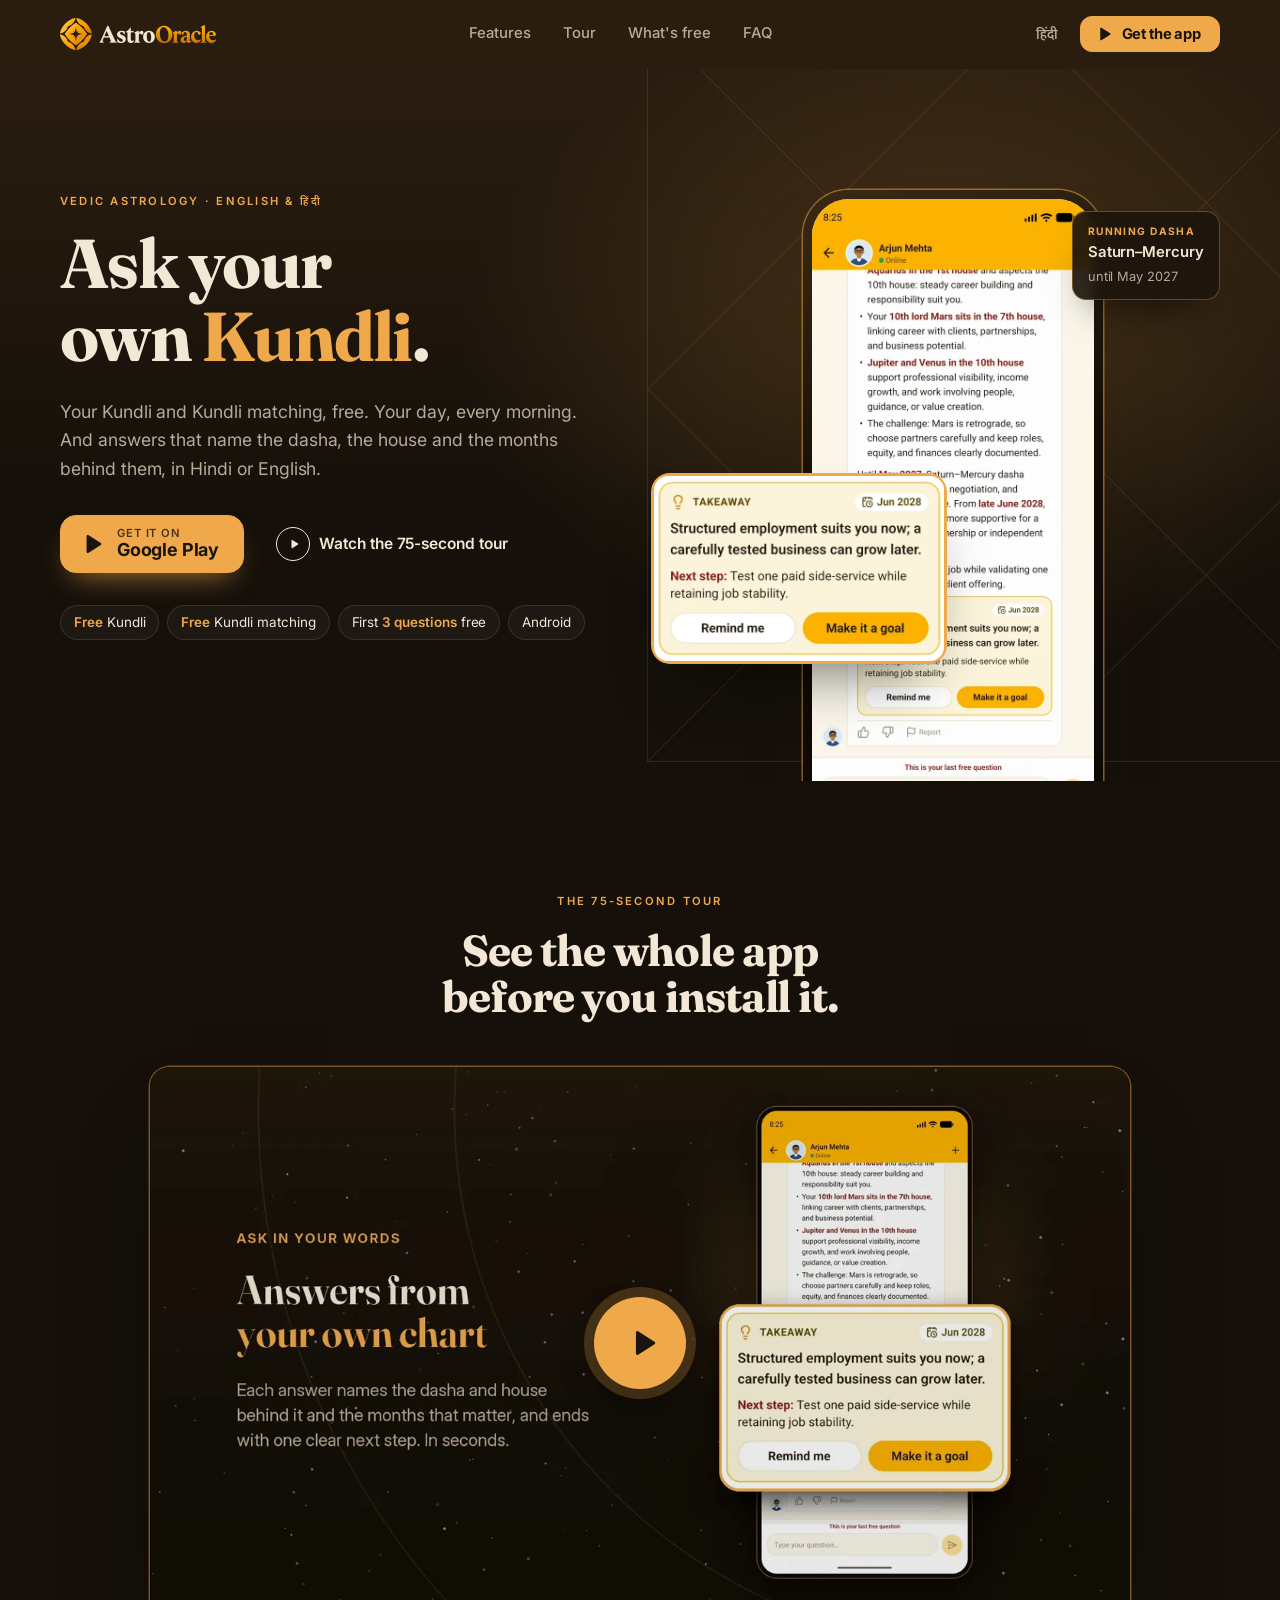
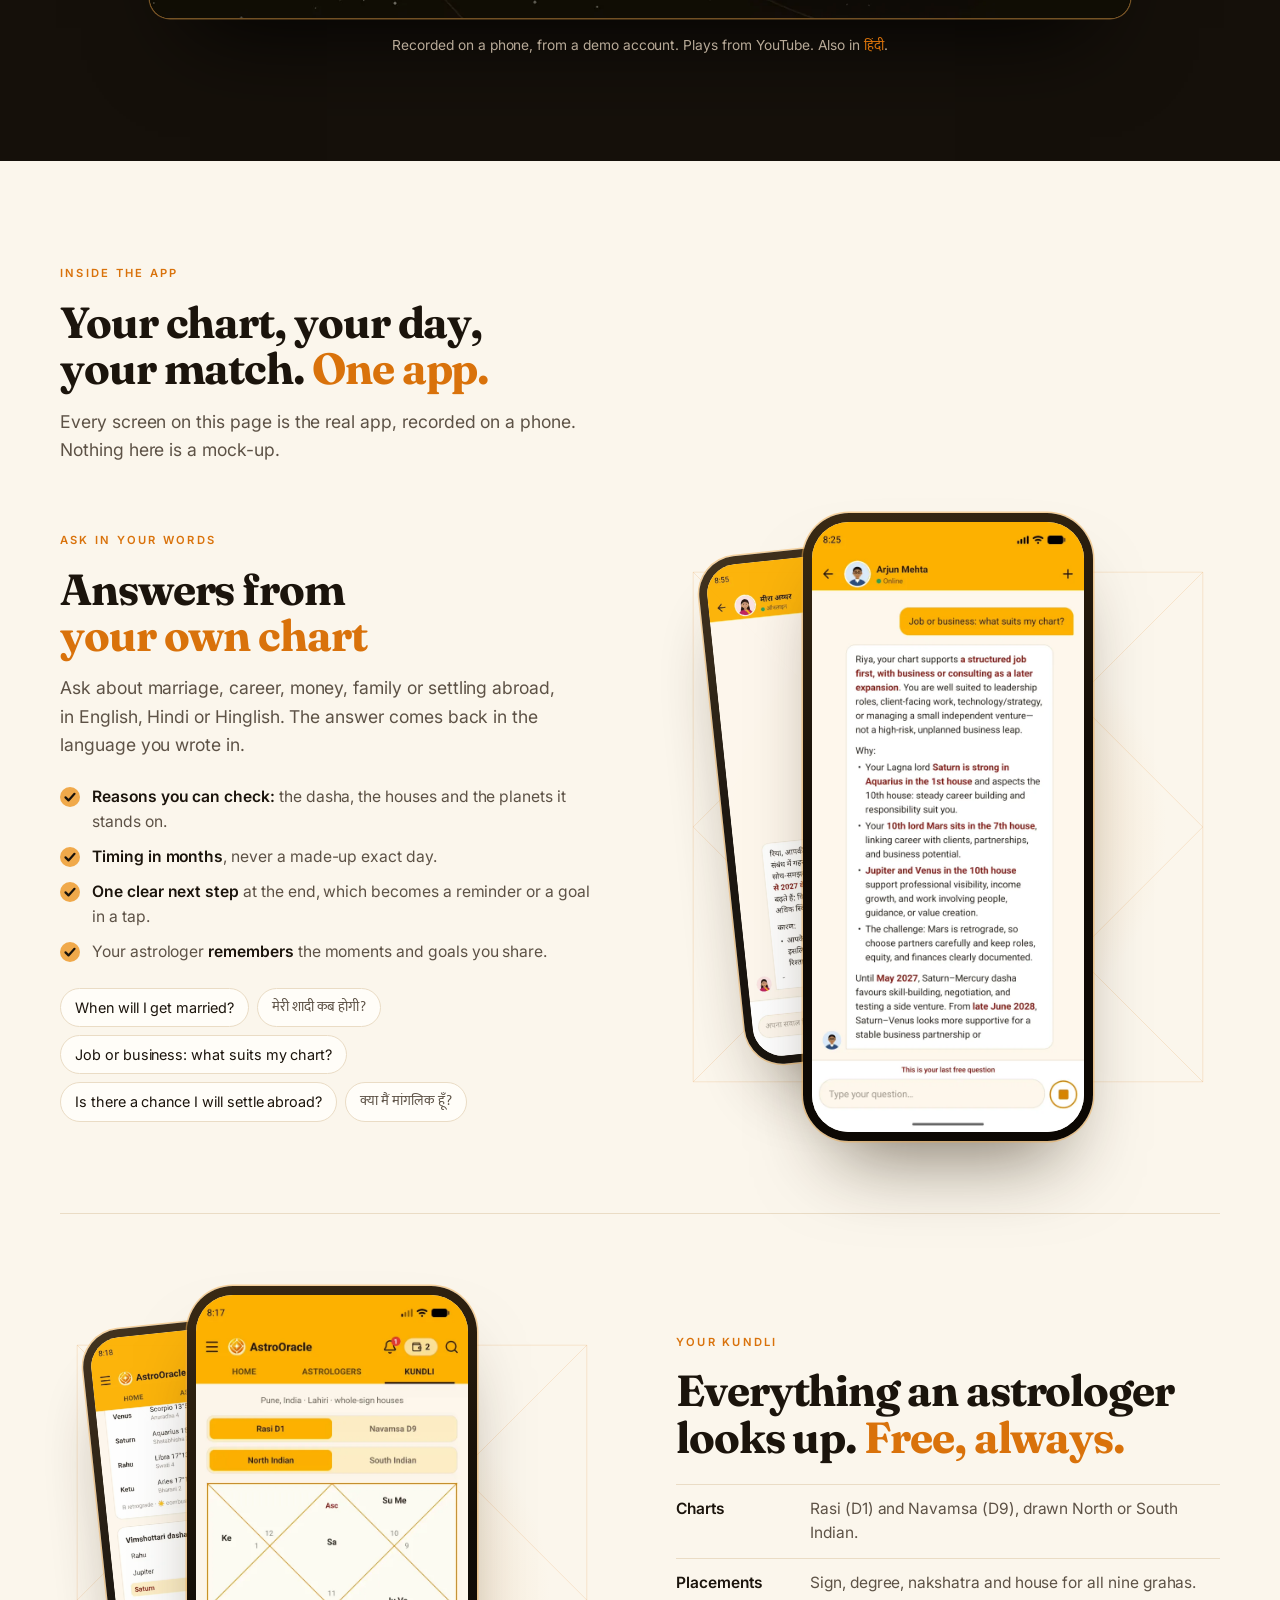
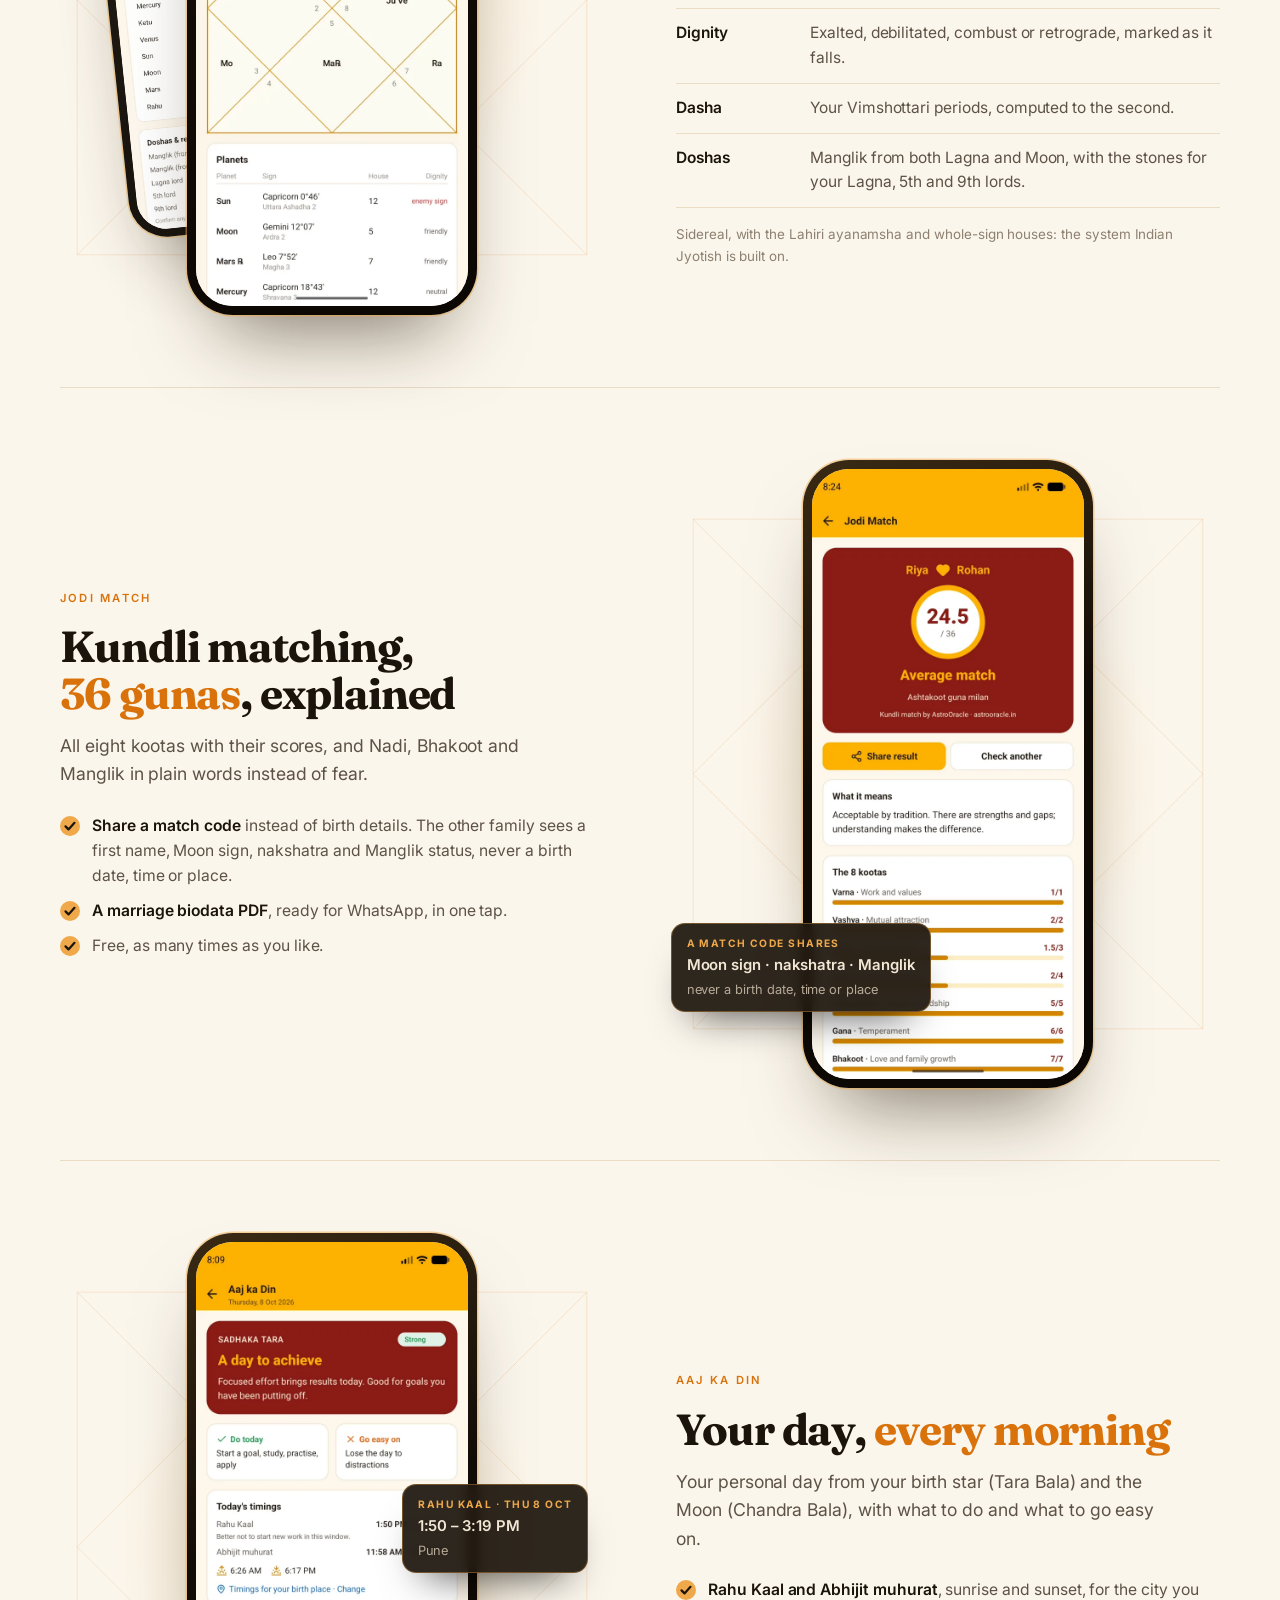
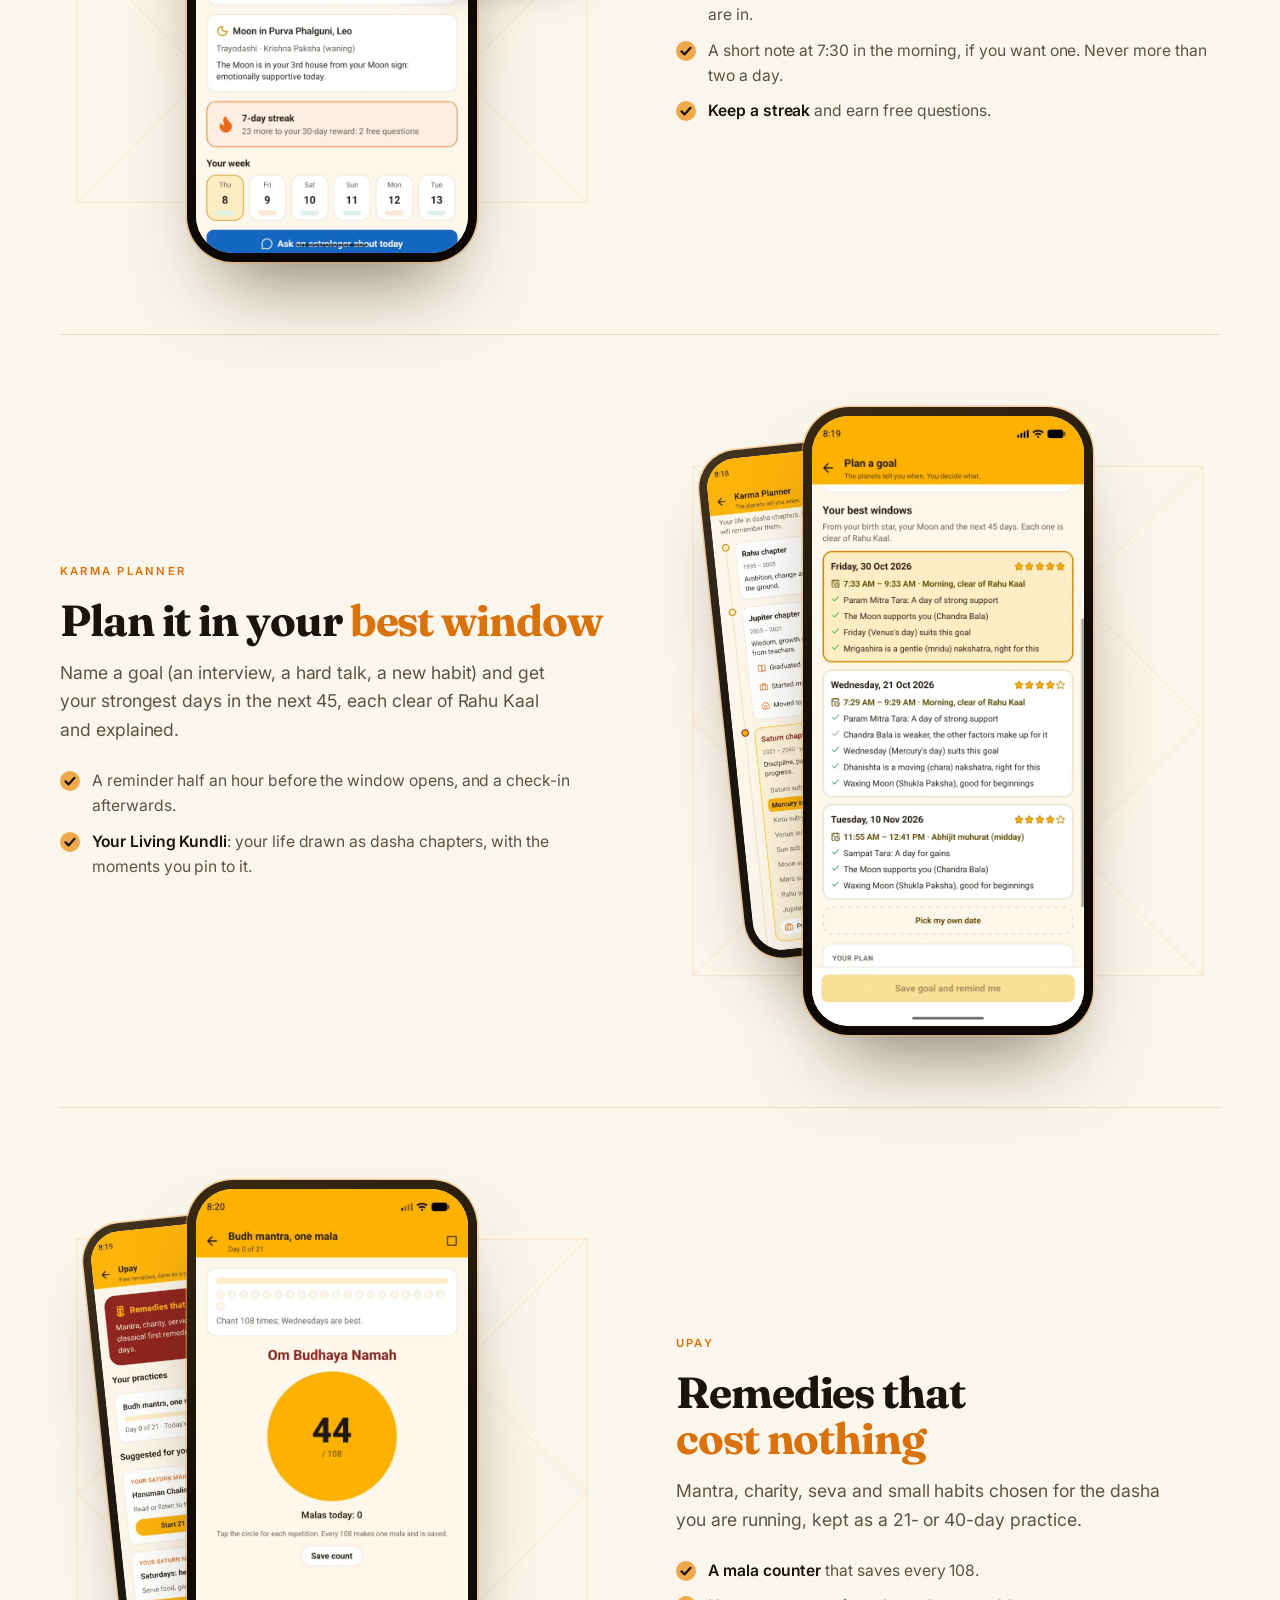
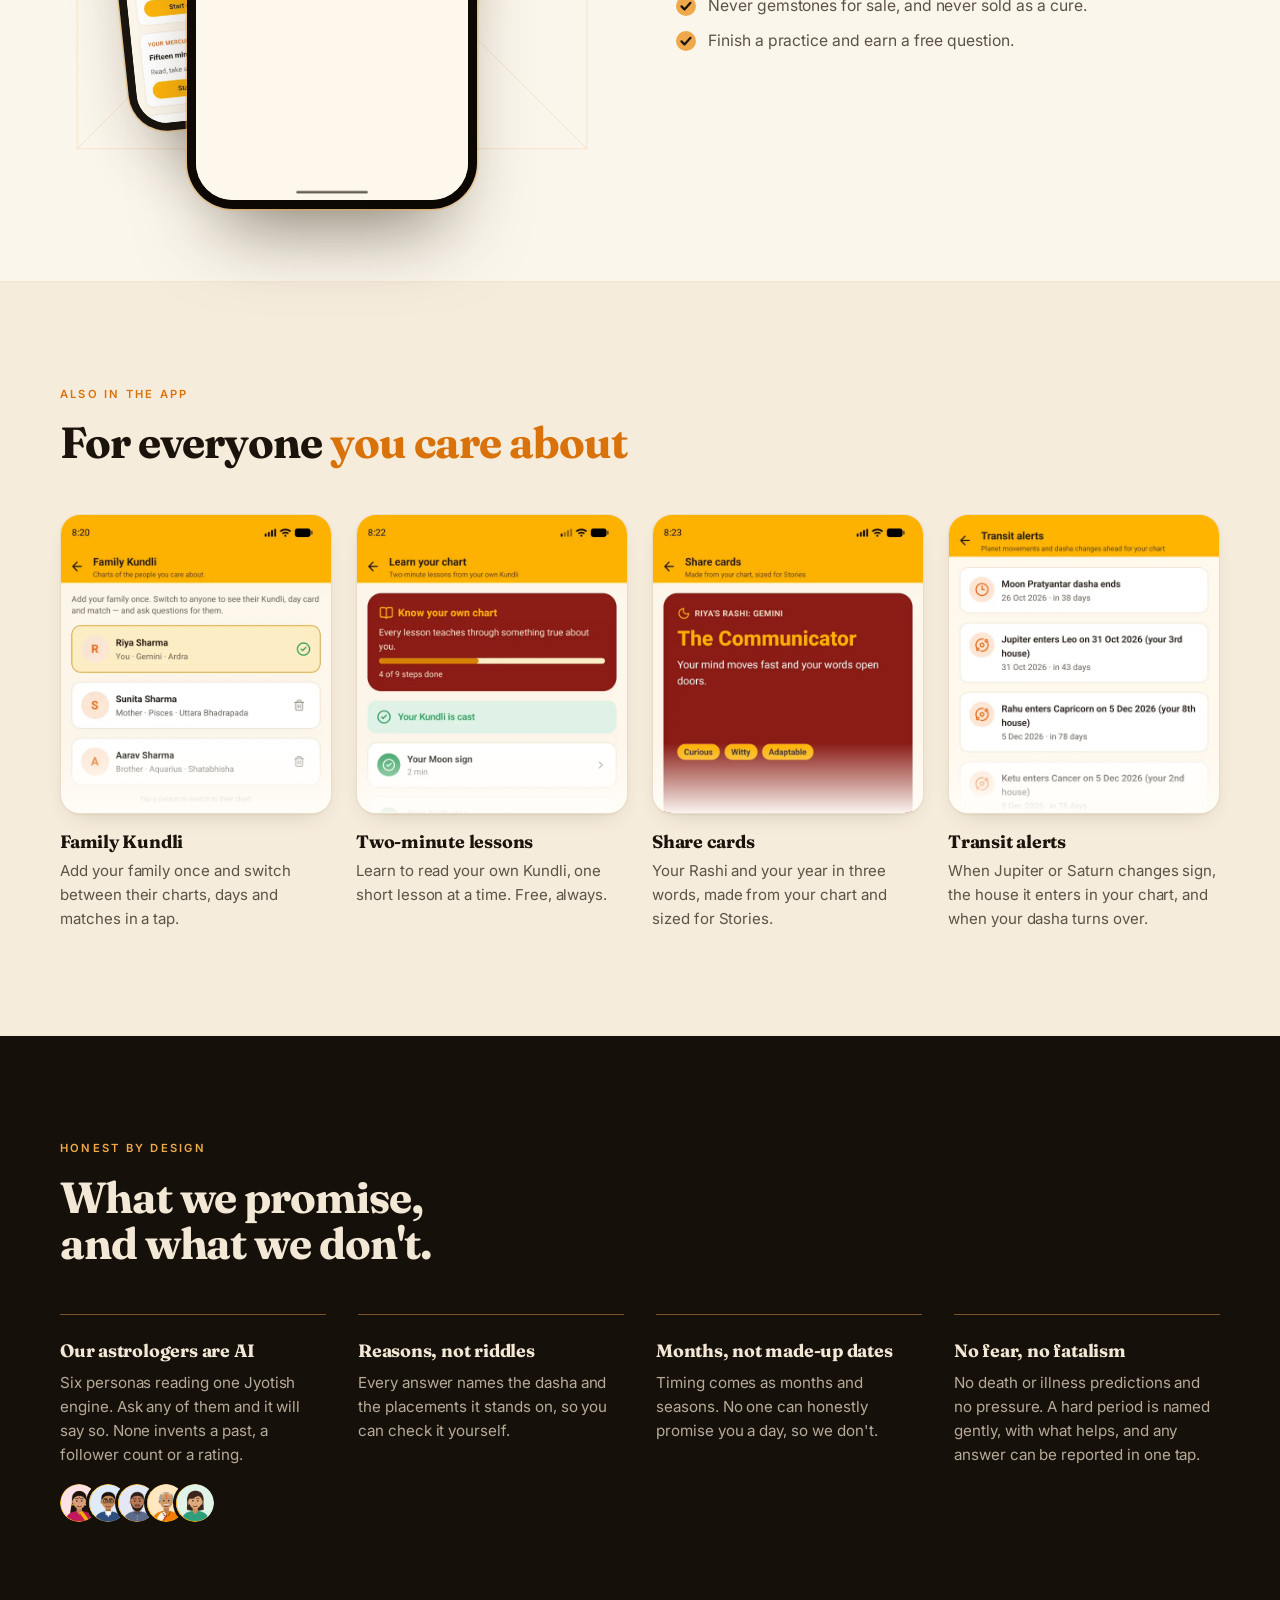
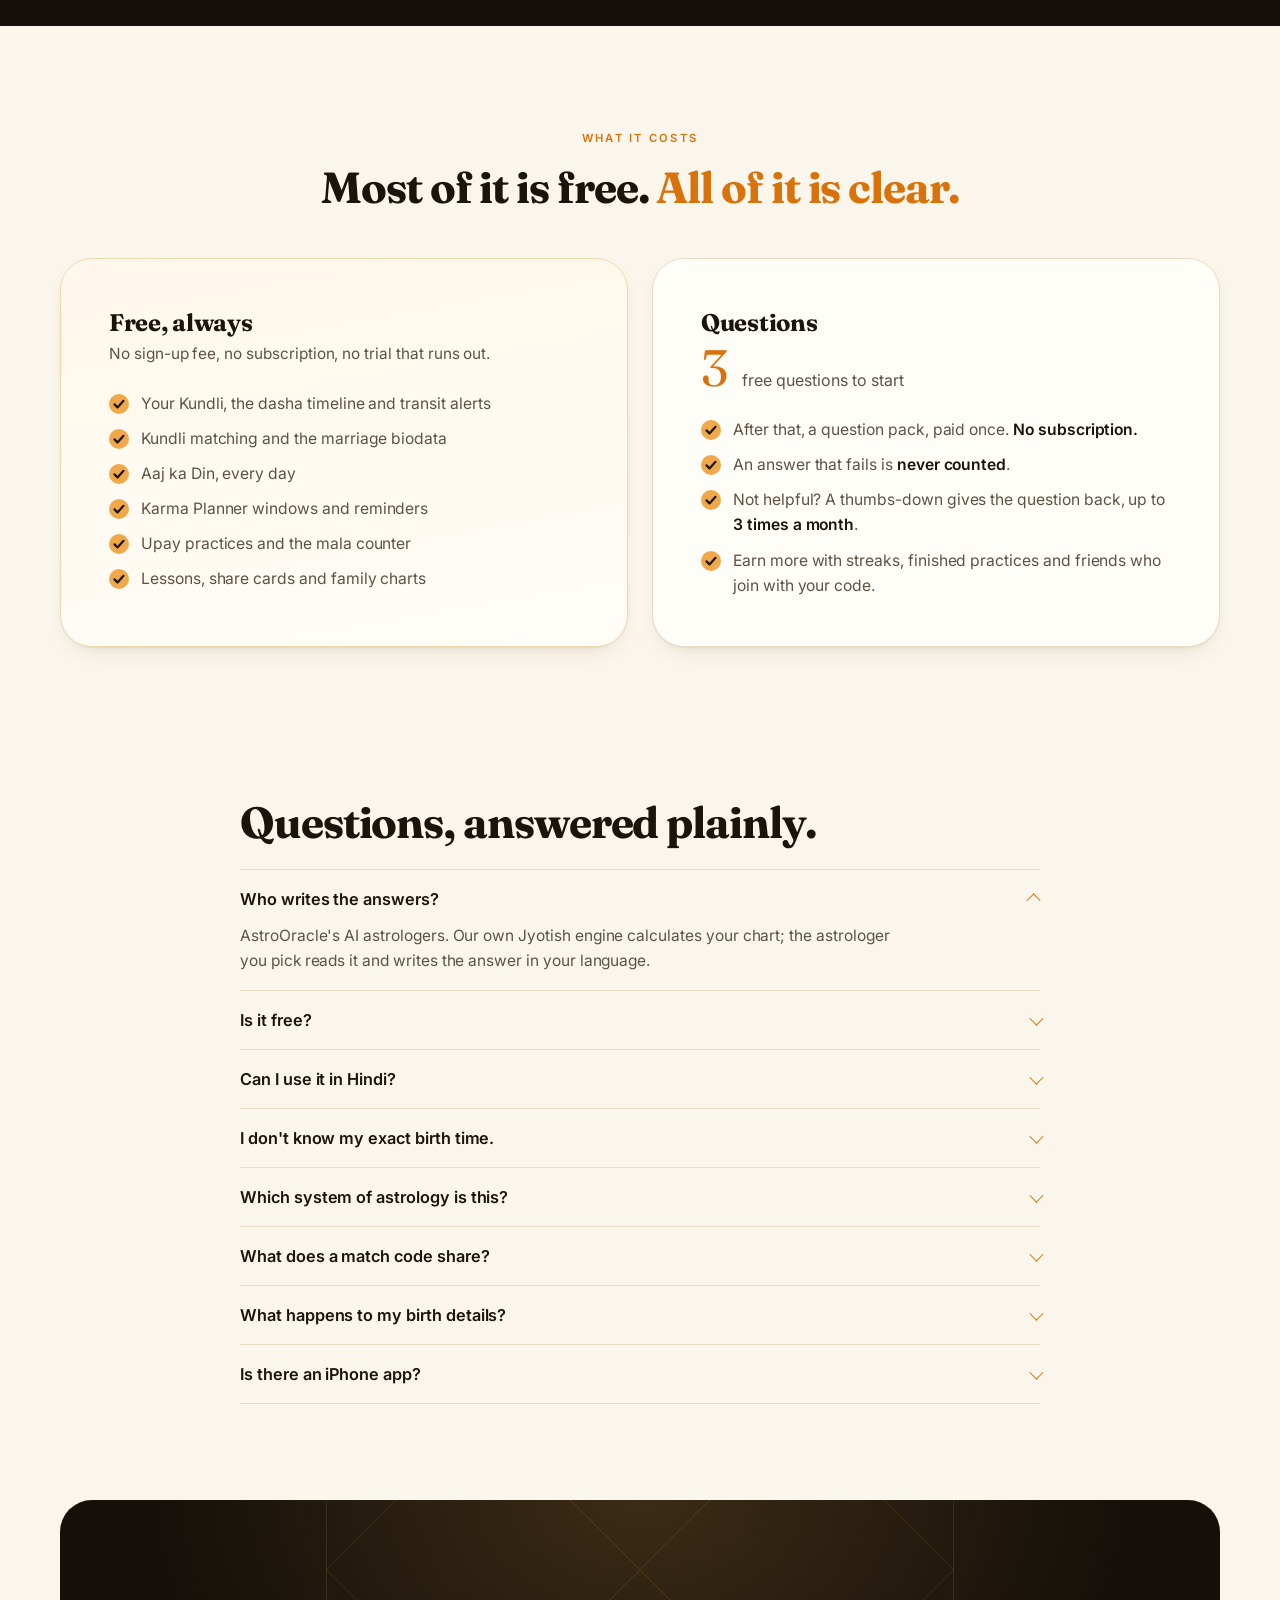
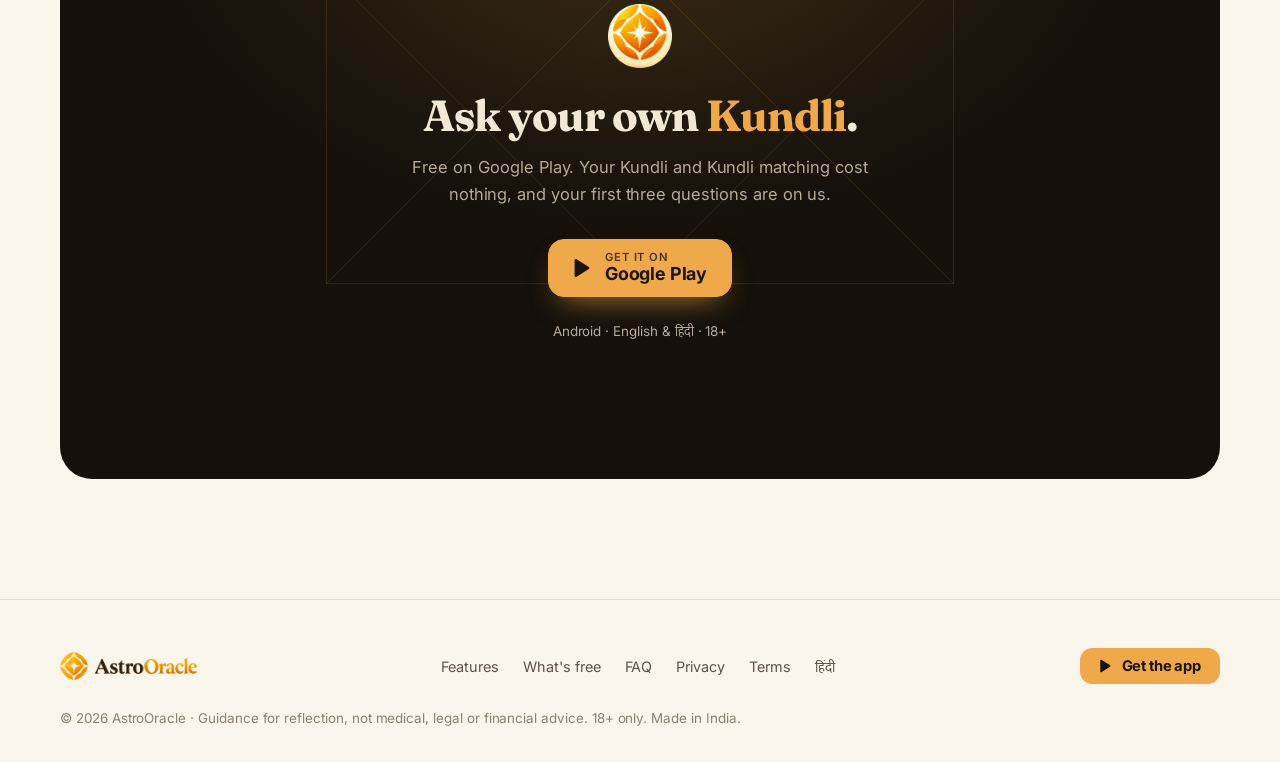
<file: index.html>
<!doctype html>
<html lang="en">
<head>
<meta charset="utf-8" />
<meta name="viewport" content="width=device-width, initial-scale=1" />
<title>AstroOracle — Free Kundli, Kundli Matching and Vedic Astrology in Hindi &amp; English</title>
<meta name="description" content="Ask your own Kundli. Free Kundli and 36-guna Kundli matching, your day every morning with Rahu Kaal, and answers that name the dasha behind them — in Hindi and English." />
<link rel="canonical" href="https://astrooracle.in/" />
<link rel="alternate" hreflang="en" href="https://astrooracle.in/" />
<link rel="alternate" hreflang="hi" href="https://astrooracle.in/hi/" />
<link rel="alternate" hreflang="x-default" href="https://astrooracle.in/" />
<meta property="og:type" content="website" />
<meta property="og:url" content="https://astrooracle.in/" />
<meta property="og:title" content="AstroOracle — ask your own Kundli" />
<meta property="og:description" content="Free Kundli and Kundli matching, your day every morning, and answers from your own chart. Hindi and English." />
<meta property="og:image" content="https://astrooracle.in/assets/img/og-en.jpg" />
<meta property="og:image:width" content="1200" />
<meta property="og:image:height" content="630" />
<meta name="twitter:card" content="summary_large_image" />
<meta name="theme-color" content="#15100A" />
<link rel="icon" href="assets/img/favicon.png" />
<link rel="apple-touch-icon" href="assets/img/icon-512.png" />
<link rel="preconnect" href="https://fonts.googleapis.com" />
<link rel="preconnect" href="https://fonts.gstatic.com" crossorigin />
<link href="https://fonts.googleapis.com/css2?family=Fraunces:opsz,wght@9..144,600;9..144,700&family=Inter:wght@400;500;600;700&family=Mukta:wght@400;600&display=swap" rel="stylesheet" />
<link rel="stylesheet" href="assets/css/styles.css?v=58e384df" />
<script>document.documentElement.classList.add('js');</script>
<script type="application/ld+json">
{
  "@context": "https://schema.org",
  "@type": "MobileApplication",
  "name": "AstroOracle",
  "operatingSystem": "Android",
  "applicationCategory": "LifestyleApplication",
  "inLanguage": ["en", "hi"],
  "url": "https://astrooracle.in/",
  "downloadUrl": "https://play.google.com/store/apps/details?id=com.astrooracle.avokara",
  "image": "https://astrooracle.in/assets/img/icon-512.png",
  "description": "Vedic astrology in Hindi and English: a free Kundli, free 36-guna Kundli matching, a daily card with Rahu Kaal, and answers from your own chart.",
  "offers": { "@type": "Offer", "price": "0", "priceCurrency": "INR" }
}
</script>
</head>
<body>

<svg width="0" height="0" style="position:absolute" aria-hidden="true"><defs>
  <symbol id="arrow" viewBox="0 0 24 24"><path d="M5 12h13M13 6l6 6-6 6" stroke-linecap="round" stroke-linejoin="round"/></symbol>
  <symbol id="play" viewBox="0 0 24 24"><path d="M7 4.6v14.8a1 1 0 0 0 1.53.85l11.6-7.4a1 1 0 0 0 0-1.7L8.53 3.75A1 1 0 0 0 7 4.6z"/></symbol>
  <symbol id="chart" viewBox="0 0 100 100"><path vector-effect="non-scaling-stroke" d="M1 1h98v98H1zM1 1l98 98M99 1L1 99M50 1l49 49-49 49L1 50z"/></symbol>
</defs></svg>

<nav class="nav nav--night" id="nav" aria-label="Main">
  <div class="wrap">
    <a class="brand" href="./" aria-label="AstroOracle home">
      <img class="on-day" src="assets/img/logo-wordmark.png" srcset="assets/img/logo-wordmark.png 1x, assets/img/logo-wordmark@2x.png 2x" alt="AstroOracle" width="156" height="32" />
      <img class="on-night" src="assets/img/logo-wordmark-light.png" srcset="assets/img/logo-wordmark-light.png 1x, assets/img/logo-wordmark-light@2x.png 2x" alt="AstroOracle" width="156" height="32" />
    </a>
    <div class="nav-links">
      <a href="#features">Features</a>
      <a href="#tour">Tour</a>
      <a href="#costs">What's free</a>
      <a href="#faq">FAQ</a>
    </div>
    <div class="nav-actions">
      <a class="lang hi-text" href="hi/" hreflang="hi" lang="hi">हिंदी</a>
      <a class="store store--sm" href="https://play.google.com/store/apps/details?id=com.astrooracle.avokara"><svg aria-hidden="true"><use href="#play"/></svg><span><b>Get the app</b></span></a>
    </div>
  </div>
</nav>

<!-- ============ HERO ============ -->
<header class="hero" id="top">
  <div class="motif" aria-hidden="true"><svg><use href="#chart"/></svg></div>
  <div class="wrap">
    <div class="hero-copy">
      <span class="eyebrow">Vedic astrology · English &amp; <span class="hi-text">हिंदी</span></span>
      <h1>Ask your own <em>Kundli</em>.</h1>
      <p class="lede">Your Kundli and Kundli matching, free. Your day, every morning. And answers that name the dasha, the house and the months behind them, in Hindi or English.</p>
      <div class="hero-actions">
        <a class="store" href="https://play.google.com/store/apps/details?id=com.astrooracle.avokara"><svg aria-hidden="true"><use href="#play"/></svg><span><small>Get it on</small><b>Google Play</b></span></a>
        <a class="textlink" href="#tour"><span class="play-dot" aria-hidden="true"><svg><use href="#play"/></svg></span>Watch the 75-second tour</a>
      </div>
      <ul class="hero-meta">
        <li><b>Free</b> Kundli</li>
        <li><b>Free</b> Kundli matching</li>
        <li>First <b>3 questions</b> free</li>
        <li>Android</li>
      </ul>
    </div>
    <div class="hero-stage">
      <div class="phone">
        <video id="hero-video" muted loop playsinline preload="none" poster="assets/video/hero-en.webp" width="600" height="1346"
               aria-label="A question asked in AstroOracle and answered from the chart, ending with a takeaway.">
          <source src="assets/video/hero-en.mp4" type="video/mp4" />
        </video>
      </div>
      <div class="lift"><img src="assets/img/app/en/takeaway.webp" width="616" height="392" alt="The takeaway at the end of an answer: one line of guidance, a next step, and buttons to set a reminder or make it a goal." /></div>
      <div class="chip" aria-hidden="true"><small>Running dasha</small><b>Saturn–Mercury</b><span>until May 2027</span></div>
    </div>
  </div>
</header>

<!-- ============ TOUR ============ -->
<section class="tour" id="tour">
  <div class="wrap">
    <div class="section-head center">
      <span class="eyebrow">The 75-second tour</span>
      <h2>See the whole app before you install it.</h2>
    </div>
    <div class="player reveal">
      <a class="yt" href="https://youtu.be/D5aAJFaA_RM" data-yt="D5aAJFaA_RM" aria-label="Play the 75-second tour of AstroOracle (YouTube)">
        <img src="assets/video/intro-en.webp" width="1280" height="720" loading="lazy" alt="" />
        <span class="yt-play" aria-hidden="true"><svg><use href="#play"/></svg></span>
      </a>
    </div>
    <p class="player-note">Recorded on a phone, from a demo account. Plays from YouTube. Also in <a href="hi/#tour" hreflang="hi" lang="hi" class="hi-text">हिंदी</a>.</p>
  </div>
</section>

<!-- ============ FEATURES ============ -->
<section class="features" id="features">
  <div class="wrap">
    <div class="section-head">
      <span class="eyebrow">Inside the app</span>
      <h2>Your chart, your day, your match. <em>One app.</em></h2>
      <p class="lede">Every screen on this page is the real app, recorded on a phone. Nothing here is a mock-up.</p>
    </div>

    <article class="feature" id="ask">
      <div class="feature-copy reveal">
        <span class="eyebrow">Ask in your words</span>
        <h2>Answers from <em>your own chart</em></h2>
        <p class="lede">Ask about marriage, career, money, family or settling abroad, in English, Hindi or Hinglish. The answer comes back in the language you wrote in.</p>
        <ul class="ticks">
          <li><span><b>Reasons you can check:</b> the dasha, the houses and the planets it stands on.</span></li>
          <li><span><b>Timing in months</b>, never a made-up exact day.</span></li>
          <li><span><b>One clear next step</b> at the end, which becomes a reminder or a goal in a tap.</span></li>
          <li><span>Your astrologer <b>remembers</b> the moments and goals you share.</span></li>
        </ul>
        <div class="asks" aria-label="Questions people ask">
          <span>When will I get married?</span>
          <span class="hi-text" lang="hi">मेरी शादी कब होगी?</span>
          <span>Job or business: what suits my chart?</span>
          <span>Is there a chance I will settle abroad?</span>
          <span class="hi-text" lang="hi">क्या मैं मांगलिक हूँ?</span>
        </div>
      </div>
      <div class="feature-visual reveal d1">
        <div class="motif" aria-hidden="true"><svg><use href="#chart"/></svg></div>
        <div class="phone phone--sm phone--back"><img src="assets/img/app/hi/answer.webp" width="640" height="1437" loading="lazy" alt="The same kind of answer in Hindi, for a question about marriage." /></div>
        <div class="phone"><img src="assets/img/app/en/answer.webp" width="640" height="1437" loading="lazy" alt="An answer to 'Job or business: what suits my chart?' naming Saturn in the 1st house, Mars in the 7th and the dates that matter." /></div>
      </div>
    </article>

    <article class="feature feature--flip" id="kundli">
      <div class="feature-copy reveal">
        <span class="eyebrow">Your Kundli</span>
        <h2>Everything an astrologer looks up. <em>Free, always.</em></h2>
        <ul class="spec">
          <li><b>Charts</b><span>Rasi (D1) and Navamsa (D9), drawn North or South Indian.</span></li>
          <li><b>Placements</b><span>Sign, degree, nakshatra and house for all nine grahas.</span></li>
          <li><b>Dignity</b><span>Exalted, debilitated, combust or retrograde, marked as it falls.</span></li>
          <li><b>Dasha</b><span>Your Vimshottari periods, computed to the second.</span></li>
          <li><b>Doshas</b><span>Manglik from both Lagna and Moon, with the stones for your Lagna, 5th and 9th lords.</span></li>
        </ul>
        <p class="tiny" style="margin-top:var(--s-4)">Sidereal, with the Lahiri ayanamsha and whole-sign houses: the system Indian Jyotish is built on.</p>
      </div>
      <div class="feature-visual reveal d1">
        <div class="motif" aria-hidden="true"><svg><use href="#chart"/></svg></div>
        <div class="phone phone--sm phone--back"><img src="assets/img/app/en/dasha.webp" width="640" height="1437" loading="lazy" alt="The Vimshottari dasha timeline and the doshas and remedies list." /></div>
        <div class="phone"><img src="assets/img/app/en/kundli.webp" width="640" height="1437" loading="lazy" alt="The Kundli screen: a North Indian Rasi chart above the table of planets with sign, house and dignity." /></div>
      </div>
    </article>

    <article class="feature" id="match">
      <div class="feature-copy reveal">
        <span class="eyebrow">Jodi Match</span>
        <h2>Kundli matching, <em>36 gunas</em>, explained</h2>
        <p class="lede">All eight kootas with their scores, and Nadi, Bhakoot and Manglik in plain words instead of fear.</p>
        <ul class="ticks">
          <li><span><b>Share a match code</b> instead of birth details. The other family sees a first name, Moon sign, nakshatra and Manglik status, never a birth date, time or place.</span></li>
          <li><span><b>A marriage biodata PDF</b>, ready for WhatsApp, in one tap.</span></li>
          <li><span>Free, as many times as you like.</span></li>
        </ul>
      </div>
      <div class="feature-visual reveal d1">
        <div class="motif" aria-hidden="true"><svg><use href="#chart"/></svg></div>
        <div class="phone"><img src="assets/img/app/en/match.webp" width="640" height="1437" loading="lazy" alt="A Kundli match: 24.5 out of 36, average match, with the eight kootas scored one by one." /></div>
        <div class="chip" style="left:-1%;bottom:76px"><small>A match code shares</small><b>Moon sign · nakshatra · Manglik</b><span>never a birth date, time or place</span></div>
      </div>
    </article>

    <article class="feature feature--flip" id="today">
      <div class="feature-copy reveal">
        <span class="eyebrow">Aaj ka Din</span>
        <h2>Your day, <em>every morning</em></h2>
        <p class="lede">Your personal day from your birth star (Tara Bala) and the Moon (Chandra Bala), with what to do and what to go easy on.</p>
        <ul class="ticks">
          <li><span><b>Rahu Kaal and Abhijit muhurat</b>, sunrise and sunset, for the city you are in.</span></li>
          <li><span>A short note at 7:30 in the morning, if you want one. Never more than two a day.</span></li>
          <li><span><b>Keep a streak</b> and earn free questions.</span></li>
        </ul>
      </div>
      <div class="feature-visual reveal d1">
        <div class="motif" aria-hidden="true"><svg><use href="#chart"/></svg></div>
        <div class="phone"><img src="assets/img/app/en/today.webp" width="640" height="1437" loading="lazy" alt="Aaj ka Din: 'A day to achieve', with what to do today, Rahu Kaal 1:50 to 3:19 PM, Abhijit muhurat, the Moon's nakshatra and a 7-day streak." /></div>
        <div class="chip" style="right:3%;top:40%"><small>Rahu Kaal · Thu 8 Oct</small><b>1:50 – 3:19 PM</b><span>Pune</span></div>
      </div>
    </article>

    <article class="feature" id="karma">
      <div class="feature-copy reveal">
        <span class="eyebrow">Karma Planner</span>
        <h2>Plan it in your <em>best window</em></h2>
        <p class="lede">Name a goal (an interview, a hard talk, a new habit) and get your strongest days in the next 45, each clear of Rahu Kaal and explained.</p>
        <ul class="ticks">
          <li><span>A reminder half an hour before the window opens, and a check-in afterwards.</span></li>
          <li><span><b>Your Living Kundli</b>: your life drawn as dasha chapters, with the moments you pin to it.</span></li>
        </ul>
      </div>
      <div class="feature-visual reveal d1">
        <div class="motif" aria-hidden="true"><svg><use href="#chart"/></svg></div>
        <div class="phone phone--sm phone--back"><img src="assets/img/app/en/chapters.webp" width="640" height="1437" loading="lazy" alt="The Living Kundli: life chapters by dasha, with sub-periods and pinned moments." /></div>
        <div class="phone"><img src="assets/img/app/en/windows.webp" width="640" height="1437" loading="lazy" alt="Your best windows: Friday 30 October, 7:33 to 9:33 AM, five stars, with the reasons it is strong." /></div>
      </div>
    </article>

    <article class="feature feature--flip" id="upay">
      <div class="feature-copy reveal">
        <span class="eyebrow">Upay</span>
        <h2>Remedies that <em>cost nothing</em></h2>
        <p class="lede">Mantra, charity, seva and small habits chosen for the dasha you are running, kept as a 21- or 40-day practice.</p>
        <ul class="ticks">
          <li><span><b>A mala counter</b> that saves every 108.</span></li>
          <li><span>Never gemstones for sale, and never sold as a cure.</span></li>
          <li><span>Finish a practice and earn a free question.</span></li>
        </ul>
      </div>
      <div class="feature-visual reveal d1">
        <div class="motif" aria-hidden="true"><svg><use href="#chart"/></svg></div>
        <div class="phone phone--sm phone--back"><img src="assets/img/app/en/upay.webp" width="640" height="1437" loading="lazy" alt="Upay: remedies suggested for the running Saturn Mahadasha and Mercury Antardasha." /></div>
        <div class="phone"><img src="assets/img/app/en/mala.webp" width="640" height="1437" loading="lazy" alt="A mala counter for Om Budhaya Namah at 44 of 108." /></div>
      </div>
    </article>
  </div>
</section>

<!-- ============ ALSO IN THE APP ============ -->
<section class="pad" style="background:var(--sand);border-block:1px solid var(--hair-soft)">
  <div class="wrap">
    <div class="section-head">
      <span class="eyebrow">Also in the app</span>
      <h2>For everyone <em>you care about</em></h2>
    </div>
    <div class="more">
      <article class="reveal">
        <div class="window"><img src="assets/img/app/en/family.webp" width="640" height="1437" loading="lazy" alt="Family Kundli: Riya, her mother Sunita and her brother Aarav." /></div>
        <h3>Family Kundli</h3>
        <p>Add your family once and switch between their charts, days and matches in a tap.</p>
      </article>
      <article class="reveal d1">
        <div class="window"><img src="assets/img/app/en/learn.webp" width="640" height="1437" loading="lazy" alt="Learn your chart: two-minute lessons, four of nine done." /></div>
        <h3>Two-minute lessons</h3>
        <p>Learn to read your own Kundli, one short lesson at a time. Free, always.</p>
      </article>
      <article class="reveal d2">
        <div class="window"><img src="assets/img/app/en/cards.webp" width="640" height="1437" loading="lazy" alt="Share cards: Riya's Rashi, Gemini, The Communicator; and her 2026 in three words." /></div>
        <h3>Share cards</h3>
        <p>Your Rashi and your year in three words, made from your chart and sized for Stories.</p>
      </article>
      <article class="reveal d3">
        <div class="window"><img src="assets/img/screen-transits.webp" width="560" height="1180" loading="lazy" alt="Transit alerts with dates and the houses they fall in." /></div>
        <h3>Transit alerts</h3>
        <p>When Jupiter or Saturn changes sign, the house it enters in your chart, and when your dasha turns over.</p>
      </article>
    </div>
  </div>
</section>

<!-- ============ HONEST ============ -->
<section class="night pad" id="honest">
  <div class="wrap">
    <div class="section-head">
      <span class="eyebrow">Honest by design</span>
      <h2>What we promise, and what we don't.</h2>
    </div>
    <div class="promises">
      <article class="reveal">
        <h3>Our astrologers are AI</h3>
        <p>Six personas reading one Jyotish engine. Ask any of them and it will say so. None invents a past, a follower count or a rating.</p>
        <div class="faces" aria-hidden="true">
          <img src="assets/img/astrologer-meera.webp" width="38" height="38" loading="lazy" alt="" />
          <img src="assets/img/astrologer-arjun.webp" width="38" height="38" loading="lazy" alt="" />
          <img src="assets/img/astrologer-rudra.webp" width="38" height="38" loading="lazy" alt="" />
          <img src="assets/img/astrologer-devraj.webp" width="38" height="38" loading="lazy" alt="" />
          <img src="assets/img/astrologer-ananya.webp" width="38" height="38" loading="lazy" alt="" />
        </div>
      </article>
      <article class="reveal d1">
        <h3>Reasons, not riddles</h3>
        <p>Every answer names the dasha and the placements it stands on, so you can check it yourself.</p>
      </article>
      <article class="reveal d2">
        <h3>Months, not made-up dates</h3>
        <p>Timing comes as months and seasons. No one can honestly promise you a day, so we don't.</p>
      </article>
      <article class="reveal d3">
        <h3>No fear, no fatalism</h3>
        <p>No death or illness predictions and no pressure. A hard period is named gently, with what helps, and any answer can be reported in one tap.</p>
      </article>
    </div>
  </div>
</section>

<!-- ============ COSTS ============ -->
<section class="pad" id="costs">
  <div class="wrap">
    <div class="section-head center">
      <span class="eyebrow">What it costs</span>
      <h2>Most of it is free. <em>All of it is clear.</em></h2>
    </div>
    <div class="costs">
      <div class="cost cost--free reveal">
        <h3>Free, always</h3>
        <p>No sign-up fee, no subscription, no trial that runs out.</p>
        <ul class="ticks">
          <li><span>Your Kundli, the dasha timeline and transit alerts</span></li>
          <li><span>Kundli matching and the marriage biodata</span></li>
          <li><span>Aaj ka Din, every day</span></li>
          <li><span>Karma Planner windows and reminders</span></li>
          <li><span>Upay practices and the mala counter</span></li>
          <li><span>Lessons, share cards and family charts</span></li>
        </ul>
      </div>
      <div class="cost reveal d1">
        <h3>Questions</h3>
        <p class="big">3 <small>free questions to start</small></p>
        <ul class="ticks">
          <li><span>After that, a question pack, paid once. <b>No subscription.</b></span></li>
          <li><span>An answer that fails is <b>never counted</b>.</span></li>
          <li><span>Not helpful? A thumbs-down gives the question back, up to <b>3 times a month</b>.</span></li>
          <li><span>Earn more with streaks, finished practices and friends who join with your code.</span></li>
        </ul>
      </div>
    </div>
  </div>
</section>

<!-- ============ FAQ ============ -->
<section class="pad-sm" id="faq">
  <div class="wrap">
    <div class="faq">
      <h2 style="margin-bottom:var(--s-5)">Questions, answered plainly.</h2>
      <details open>
        <summary>Who writes the answers?</summary>
        <p>AstroOracle's AI astrologers. Our own Jyotish engine calculates your chart; the astrologer you pick reads it and writes the answer in your language.</p>
      </details>
      <details>
        <summary>Is it free?</summary>
        <p>Your Kundli, Kundli matching, the daily card, the planner, the upay practices and the lessons are free, always. Every account also starts with three free questions; after that a question pack keeps you going. There is no subscription, and an answer that fails is never counted.</p>
      </details>
      <details>
        <summary>Can I use it in Hindi?</summary>
        <p>Yes. Every screen is in English and Hindi, and you can switch at any time. Ask in English, Hindi or Hinglish and the answer comes back in the language you wrote in.</p>
      </details>
      <details>
        <summary>I don't know my exact birth time.</summary>
        <p>Then the reading is cast from your Moon sign, houses are counted from there, and the answer says so instead of pretending to a precision it doesn't have.</p>
      </details>
      <details>
        <summary>Which system of astrology is this?</summary>
        <p>Vedic (Jyotish): the sidereal zodiac with the Lahiri ayanamsha, whole-sign houses, Vimshottari dasha, D9 and D10 divisional charts, and real daily transits.</p>
      </details>
      <details>
        <summary>What does a match code share?</summary>
        <p>A first name, Moon sign, nakshatra (with its pada) and Manglik status. Never a birth date, time or place.</p>
      </details>
      <details>
        <summary>What happens to my birth details?</summary>
        <p>They are used to calculate your chart and answer your questions, and nothing else: no selling, no advertising. See the <a href="privacy.html">privacy policy</a>.</p>
      </details>
      <details>
        <summary>Is there an iPhone app?</summary>
        <p>Not yet. AstroOracle is on Android, from Google Play.</p>
      </details>
    </div>
  </div>
</section>

<!-- ============ FINALE ============ -->
<section class="pad-sm" id="get">
  <div class="wrap">
    <div class="finale reveal">
      <div class="motif" aria-hidden="true"><svg><use href="#chart"/></svg></div>
      <img class="emblem" src="assets/img/emblem.webp" width="64" height="64" loading="lazy" alt="" />
      <h2>Ask your own <em>Kundli</em>.</h2>
      <p>Free on Google Play. Your Kundli and Kundli matching cost nothing, and your first three questions are on us.</p>
      <a class="store" href="https://play.google.com/store/apps/details?id=com.astrooracle.avokara"><svg aria-hidden="true"><use href="#play"/></svg><span><small>Get it on</small><b>Google Play</b></span></a>
      <p class="tiny">Android · English &amp; <span class="hi-text">हिंदी</span> · 18+</p>
    </div>
  </div>
</section>

<footer class="foot">
  <div class="wrap">
    <div class="foot-row">
      <a href="./" aria-label="AstroOracle home"><img src="assets/img/logo-wordmark.png" srcset="assets/img/logo-wordmark.png 1x, assets/img/logo-wordmark@2x.png 2x" alt="AstroOracle" width="136" height="28" /></a>
      <nav aria-label="Footer">
        <a href="#features">Features</a>
        <a href="#costs">What's free</a>
        <a href="#faq">FAQ</a>
        <a href="privacy.html">Privacy</a>
        <a href="terms.html">Terms</a>
        <a class="hi-text" href="hi/" hreflang="hi" lang="hi">हिंदी</a>
      </nav>
      <a class="store store--sm" href="https://play.google.com/store/apps/details?id=com.astrooracle.avokara"><svg aria-hidden="true"><use href="#play"/></svg><span><b>Get the app</b></span></a>
    </div>
    <p class="tiny">© 2026 AstroOracle · Guidance for reflection, not medical, legal or financial advice. 18+ only. Made in India.</p>
  </div>
</footer>

<script src="assets/js/site.js?v=1e72634d" defer></script>
</body>
</html>
</file>
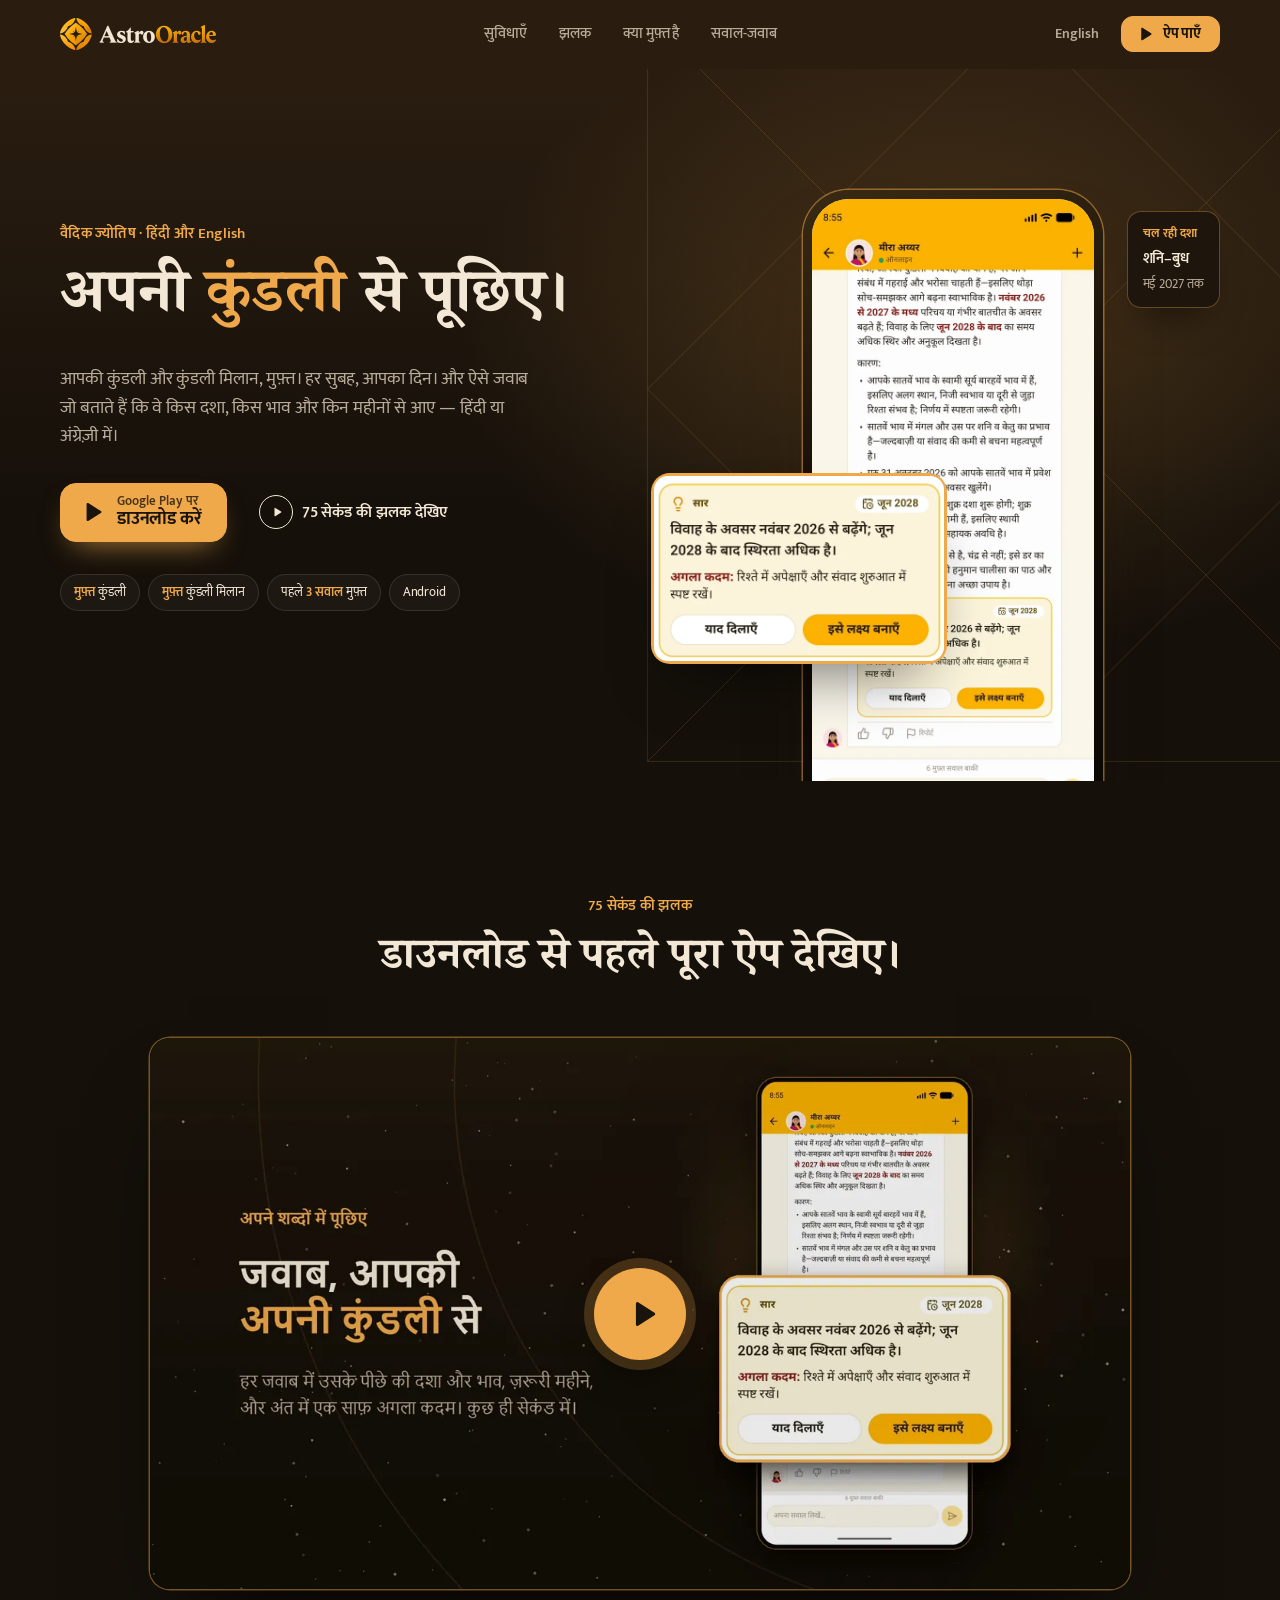
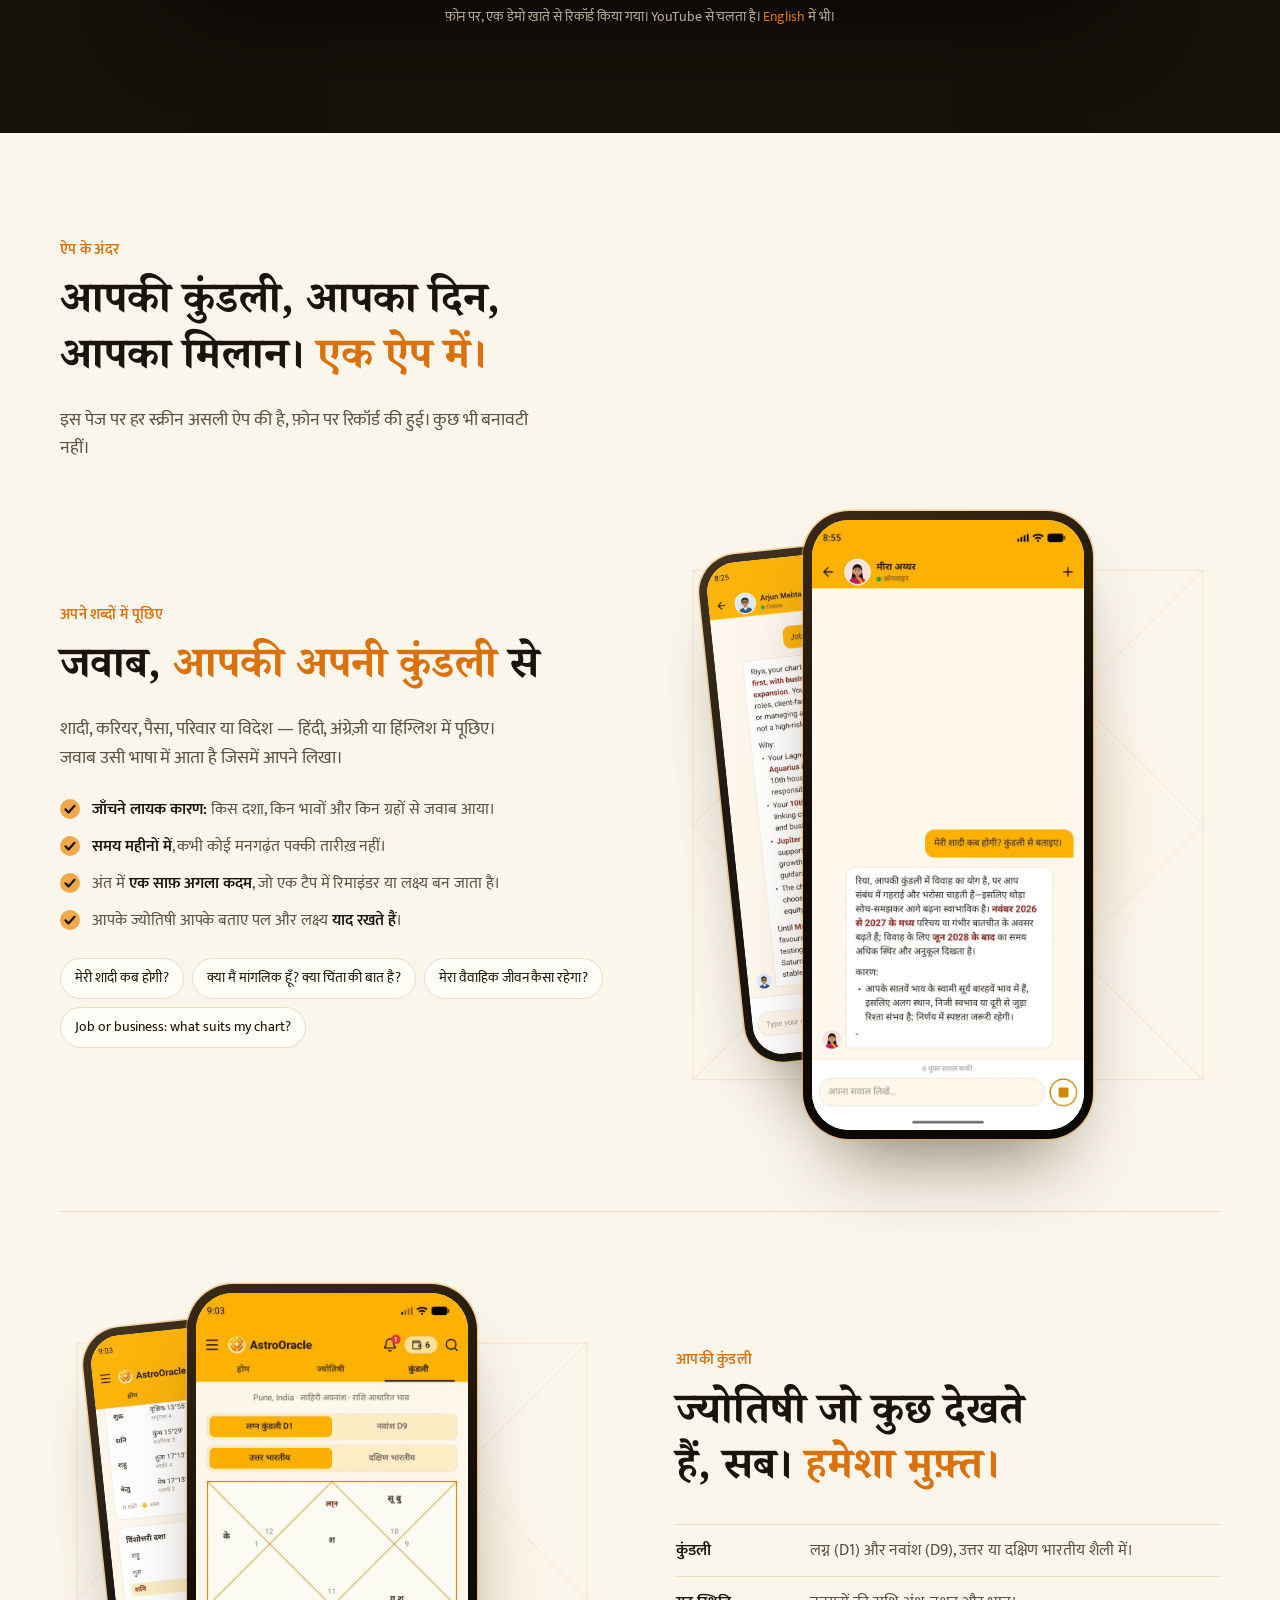
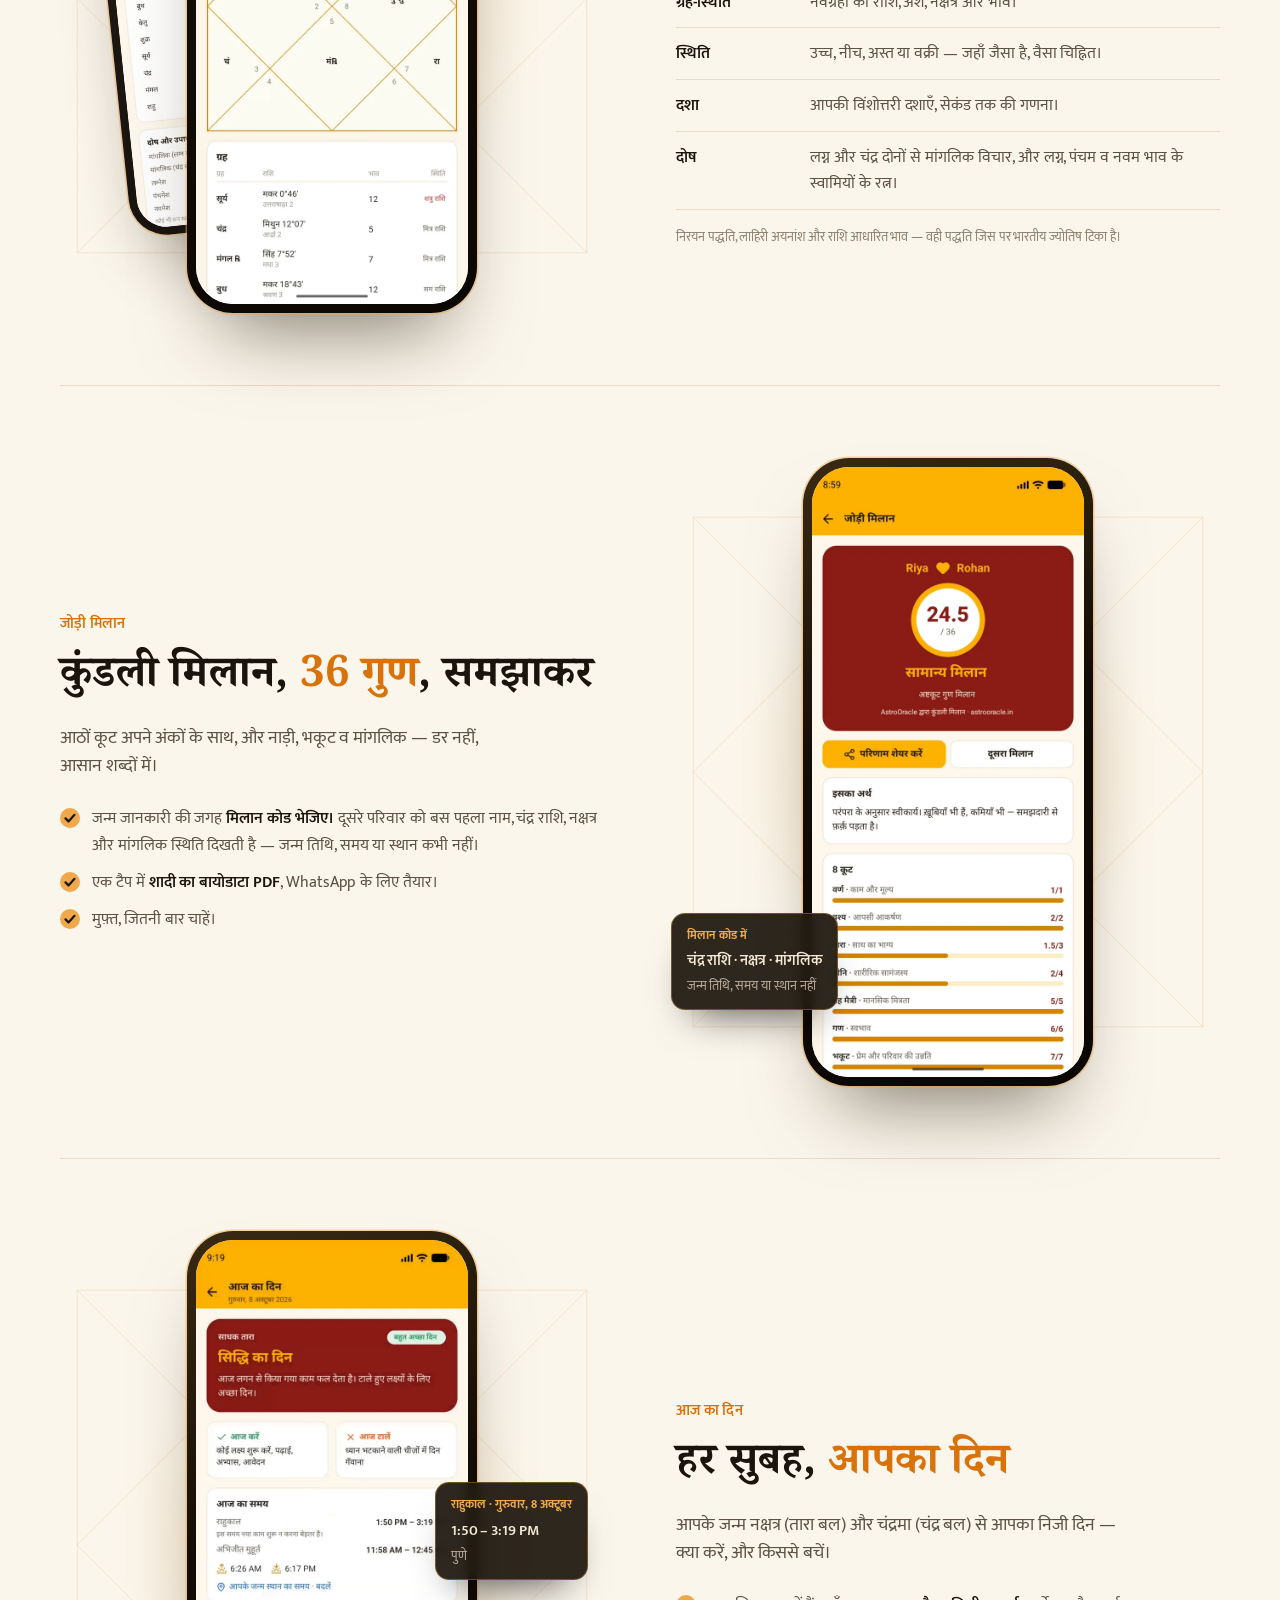
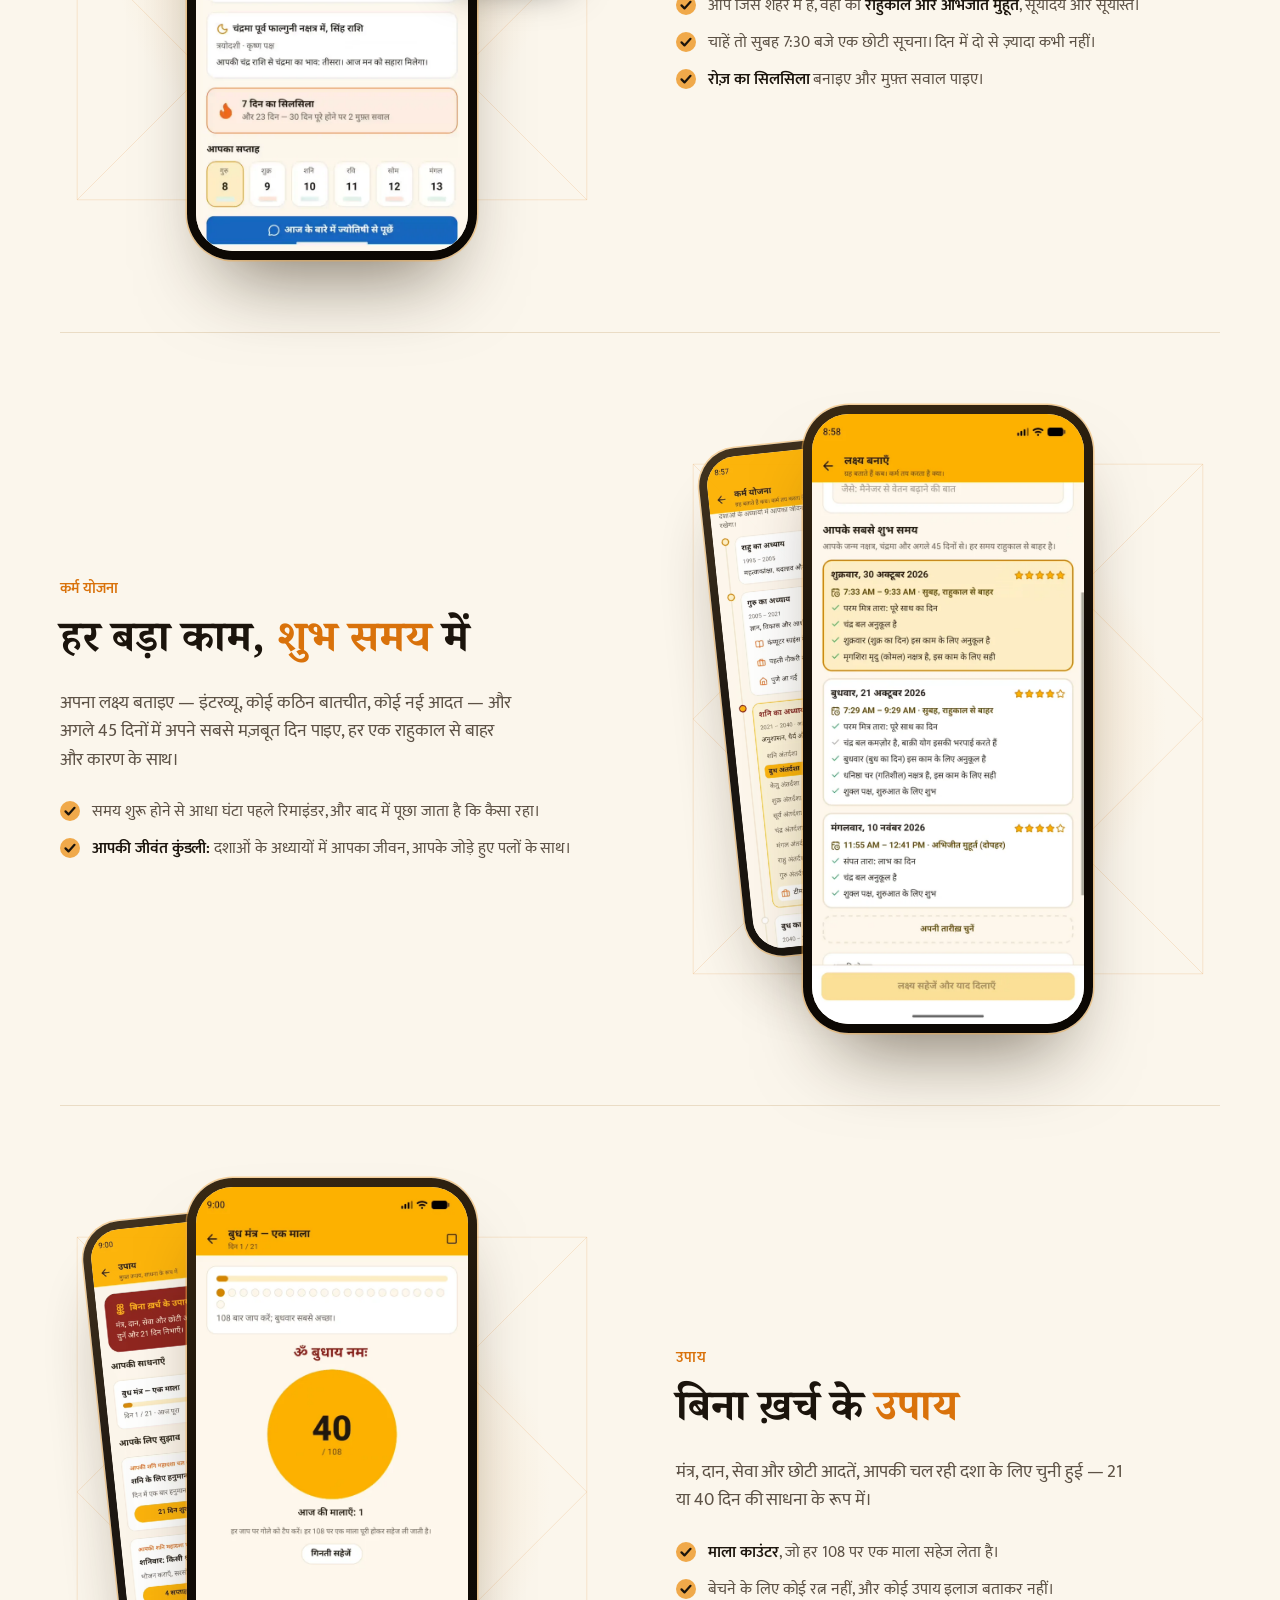
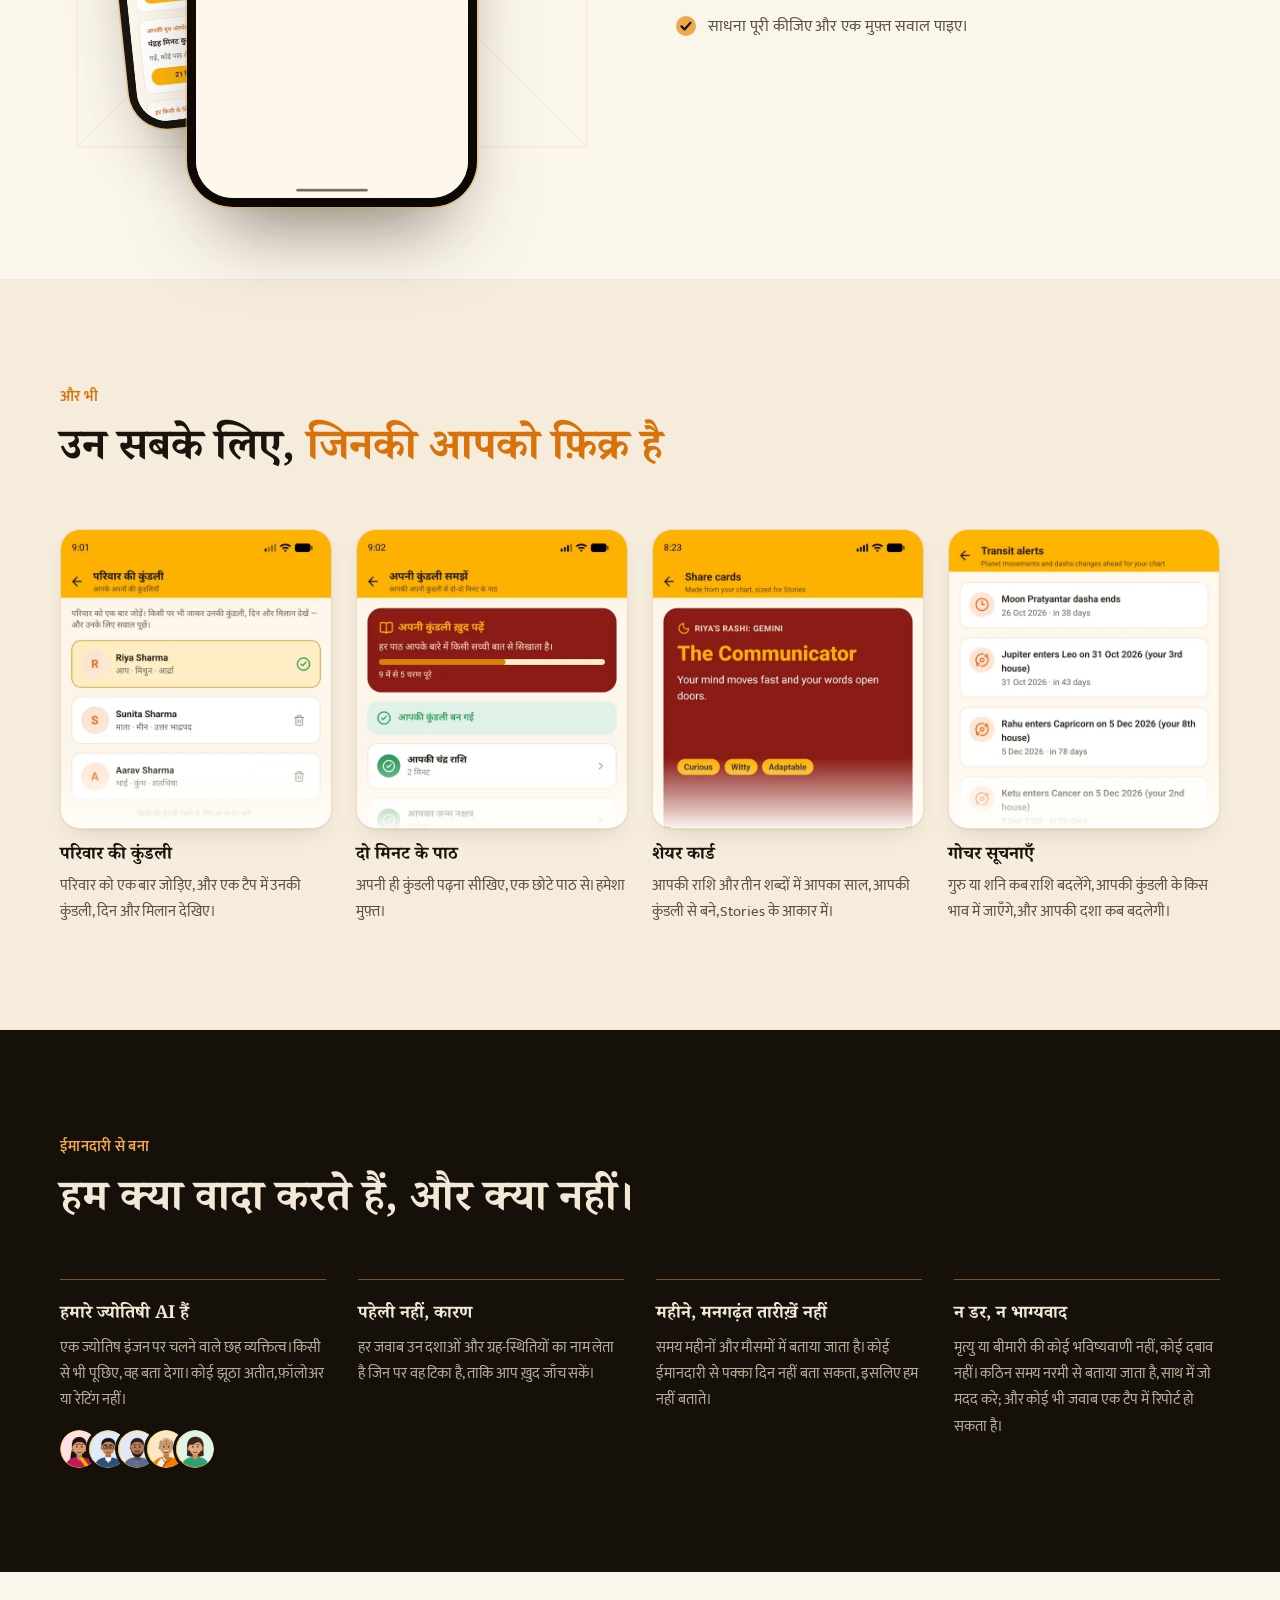
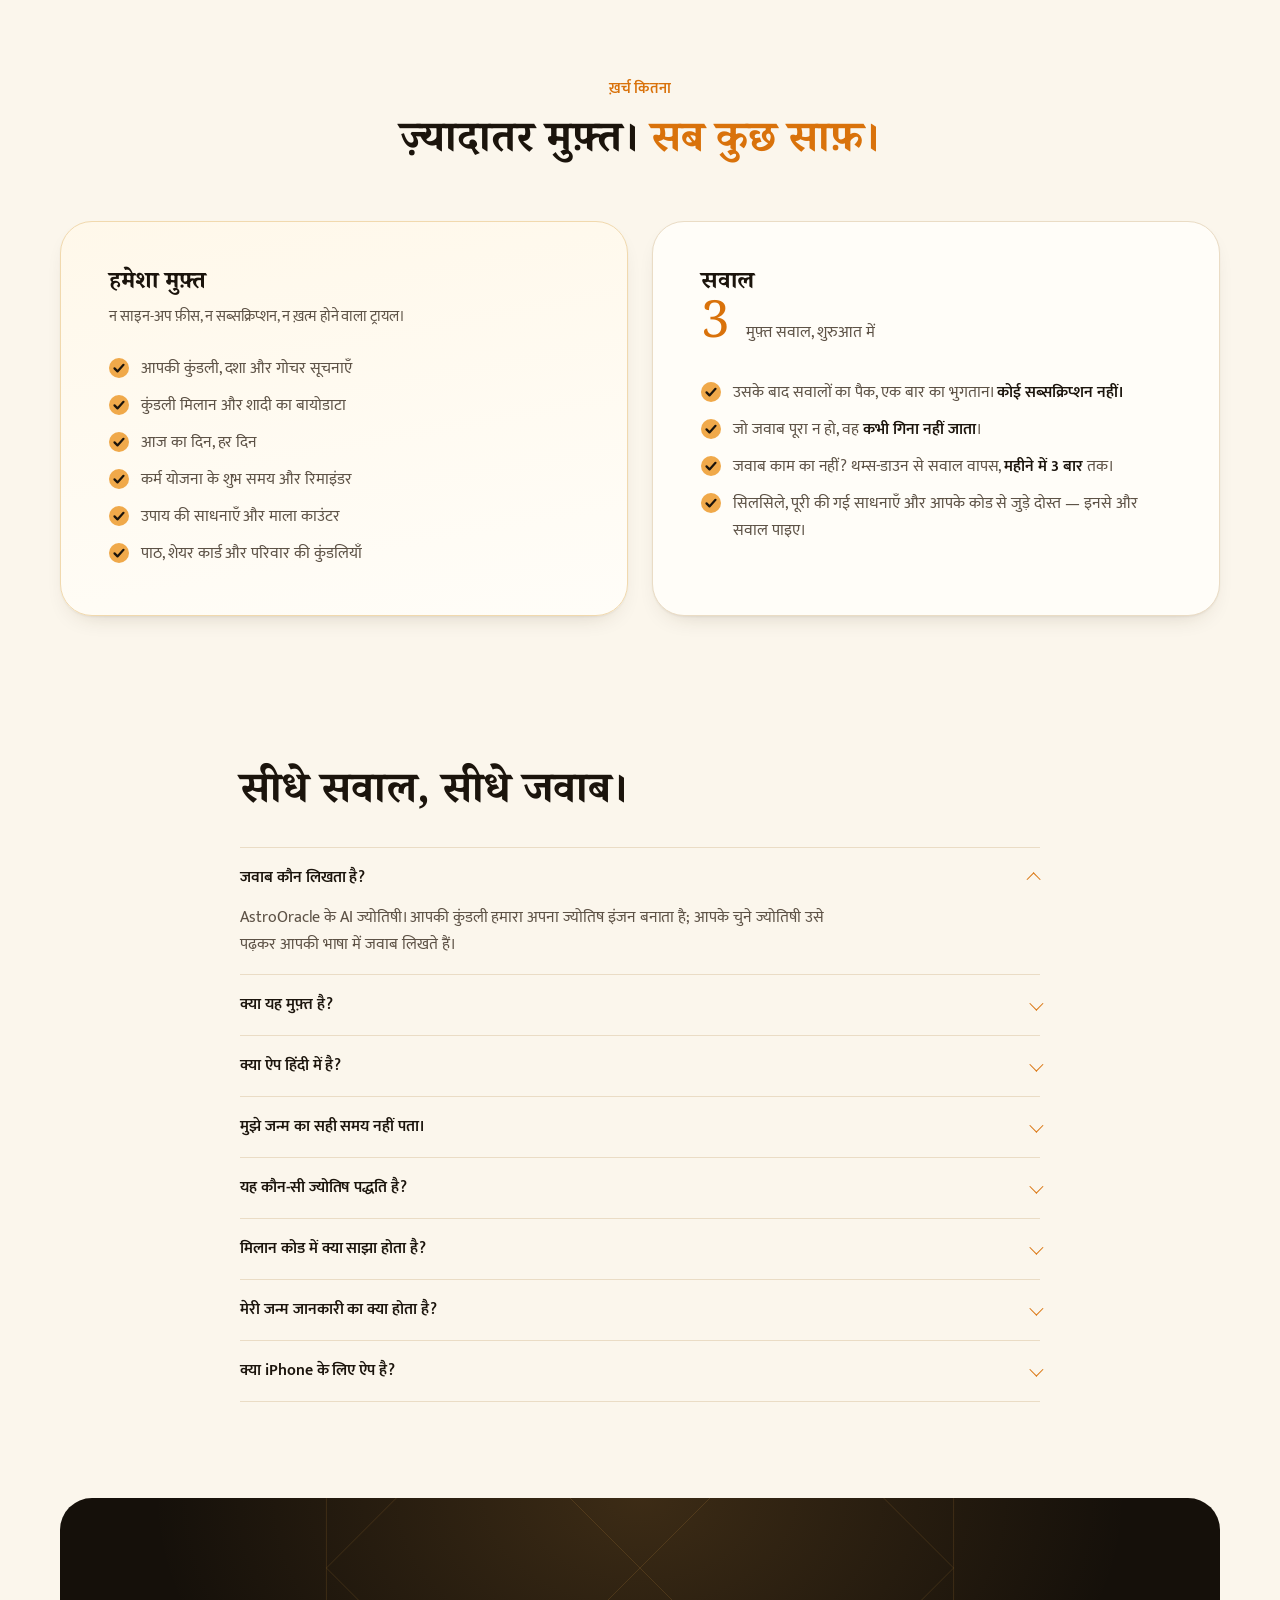
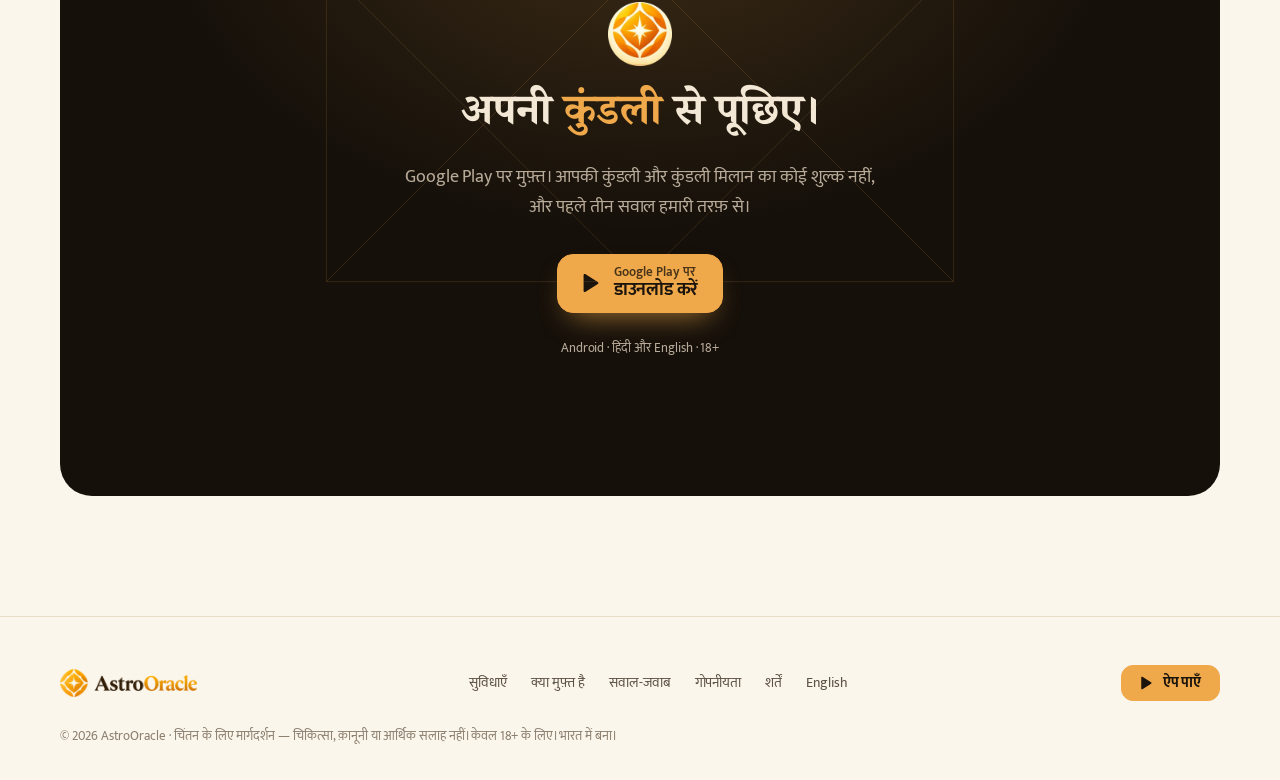
<file: hi/index.html>
<!doctype html>
<html lang="hi">
<head>
<meta charset="utf-8" />
<meta name="viewport" content="width=device-width, initial-scale=1" />
<title>AstroOracle — मुफ़्त कुंडली, कुंडली मिलान और वैदिक ज्योतिष, हिंदी में</title>
<meta name="description" content="अपनी कुंडली से पूछिए। मुफ़्त कुंडली और 36 गुण मिलान, हर सुबह राहुकाल के साथ आपका दिन, और ऐसे जवाब जो बताते हैं कि वे किस दशा से आए — हिंदी और अंग्रेज़ी में।" />
<link rel="canonical" href="https://astrooracle.in/hi/" />
<link rel="alternate" hreflang="en" href="https://astrooracle.in/" />
<link rel="alternate" hreflang="hi" href="https://astrooracle.in/hi/" />
<link rel="alternate" hreflang="x-default" href="https://astrooracle.in/" />
<meta property="og:type" content="website" />
<meta property="og:locale" content="hi_IN" />
<meta property="og:url" content="https://astrooracle.in/hi/" />
<meta property="og:title" content="AstroOracle — अपनी कुंडली से पूछिए" />
<meta property="og:description" content="मुफ़्त कुंडली और कुंडली मिलान, हर सुबह आपका दिन, और आपकी अपनी कुंडली से जवाब। हिंदी और अंग्रेज़ी में।" />
<meta property="og:image" content="https://astrooracle.in/assets/img/og-hi.jpg" />
<meta property="og:image:width" content="1200" />
<meta property="og:image:height" content="630" />
<meta name="twitter:card" content="summary_large_image" />
<meta name="theme-color" content="#15100A" />
<link rel="icon" href="../assets/img/favicon.png" />
<link rel="apple-touch-icon" href="../assets/img/icon-512.png" />
<link rel="preconnect" href="https://fonts.googleapis.com" />
<link rel="preconnect" href="https://fonts.gstatic.com" crossorigin />
<link href="https://fonts.googleapis.com/css2?family=Fraunces:opsz,wght@9..144,600;9..144,700&family=Inter:wght@400;500;600;700&family=Mukta:wght@400;600;700&family=Noto+Serif+Devanagari:wght@600;700&display=swap" rel="stylesheet" />
<link rel="stylesheet" href="../assets/css/styles.css?v=58e384df" />
<script>document.documentElement.classList.add('js');</script>
<script type="application/ld+json">
{
  "@context": "https://schema.org",
  "@type": "MobileApplication",
  "name": "AstroOracle",
  "operatingSystem": "Android",
  "applicationCategory": "LifestyleApplication",
  "inLanguage": ["hi", "en"],
  "url": "https://astrooracle.in/hi/",
  "downloadUrl": "https://play.google.com/store/apps/details?id=com.astrooracle.avokara",
  "image": "https://astrooracle.in/assets/img/icon-512.png",
  "description": "हिंदी और अंग्रेज़ी में वैदिक ज्योतिष: मुफ़्त कुंडली, मुफ़्त 36 गुण मिलान, राहुकाल के साथ रोज़ का दिन, और आपकी अपनी कुंडली से जवाब।",
  "offers": { "@type": "Offer", "price": "0", "priceCurrency": "INR" }
}
</script>
</head>
<body>

<svg width="0" height="0" style="position:absolute" aria-hidden="true"><defs>
  <symbol id="arrow" viewBox="0 0 24 24"><path d="M5 12h13M13 6l6 6-6 6" stroke-linecap="round" stroke-linejoin="round"/></symbol>
  <symbol id="play" viewBox="0 0 24 24"><path d="M7 4.6v14.8a1 1 0 0 0 1.53.85l11.6-7.4a1 1 0 0 0 0-1.7L8.53 3.75A1 1 0 0 0 7 4.6z"/></symbol>
  <symbol id="chart" viewBox="0 0 100 100"><path vector-effect="non-scaling-stroke" d="M1 1h98v98H1zM1 1l98 98M99 1L1 99M50 1l49 49-49 49L1 50z"/></symbol>
</defs></svg>

<nav class="nav nav--night" id="nav" aria-label="मुख्य">
  <div class="wrap">
    <a class="brand" href="./" aria-label="AstroOracle होम">
      <img class="on-day" src="../assets/img/logo-wordmark.png" srcset="../assets/img/logo-wordmark.png 1x, ../assets/img/logo-wordmark@2x.png 2x" alt="AstroOracle" width="156" height="32" />
      <img class="on-night" src="../assets/img/logo-wordmark-light.png" srcset="../assets/img/logo-wordmark-light.png 1x, ../assets/img/logo-wordmark-light@2x.png 2x" alt="AstroOracle" width="156" height="32" />
    </a>
    <div class="nav-links">
      <a href="#features">सुविधाएँ</a>
      <a href="#tour">झलक</a>
      <a href="#costs">क्या मुफ़्त है</a>
      <a href="#faq">सवाल-जवाब</a>
    </div>
    <div class="nav-actions">
      <a class="lang" href="../" hreflang="en" lang="en">English</a>
      <a class="store store--sm" href="https://play.google.com/store/apps/details?id=com.astrooracle.avokara"><svg aria-hidden="true"><use href="#play"/></svg><span><b>ऐप पाएँ</b></span></a>
    </div>
  </div>
</nav>

<!-- ============ HERO ============ -->
<header class="hero" id="top">
  <div class="motif" aria-hidden="true"><svg><use href="#chart"/></svg></div>
  <div class="wrap">
    <div class="hero-copy">
      <span class="eyebrow">वैदिक ज्योतिष · हिंदी और <span lang="en">English</span></span>
      <h1>अपनी <em>कुंडली</em> से पूछिए।</h1>
      <p class="lede">आपकी कुंडली और कुंडली मिलान, मुफ़्त। हर सुबह, आपका दिन। और ऐसे जवाब जो बताते हैं कि वे किस दशा, किस भाव और किन महीनों से आए — हिंदी या अंग्रेज़ी में।</p>
      <div class="hero-actions">
        <a class="store" href="https://play.google.com/store/apps/details?id=com.astrooracle.avokara"><svg aria-hidden="true"><use href="#play"/></svg><span><small>Google Play पर</small><b>डाउनलोड करें</b></span></a>
        <a class="textlink" href="#tour"><span class="play-dot" aria-hidden="true"><svg><use href="#play"/></svg></span>75 सेकंड की झलक देखिए</a>
      </div>
      <ul class="hero-meta">
        <li><b>मुफ़्त</b> कुंडली</li>
        <li><b>मुफ़्त</b> कुंडली मिलान</li>
        <li>पहले <b>3 सवाल</b> मुफ़्त</li>
        <li>Android</li>
      </ul>
    </div>
    <div class="hero-stage">
      <div class="phone">
        <video id="hero-video" muted loop playsinline preload="none" poster="../assets/video/hero-hi.webp" width="600" height="1346"
               aria-label="AstroOracle में पूछा गया एक सवाल और कुंडली से आया जवाब, अंत में सार के साथ।">
          <source src="../assets/video/hero-hi.mp4" type="video/mp4" />
        </video>
      </div>
      <div class="lift"><img src="../assets/img/app/hi/takeaway.webp" width="616" height="392" alt="जवाब के अंत में सार: एक पंक्ति का मार्गदर्शन, अगला कदम, और रिमाइंडर या लक्ष्य बनाने के बटन।" /></div>
      <div class="chip" aria-hidden="true"><small>चल रही दशा</small><b>शनि–बुध</b><span>मई 2027 तक</span></div>
    </div>
  </div>
</header>

<!-- ============ TOUR ============ -->
<section class="tour" id="tour">
  <div class="wrap">
    <div class="section-head center">
      <span class="eyebrow">75 सेकंड की झलक</span>
      <h2>डाउनलोड से पहले पूरा ऐप देखिए।</h2>
    </div>
    <div class="player reveal">
      <a class="yt" href="https://youtu.be/esEpM1mxAIw" data-yt="esEpM1mxAIw" aria-label="AstroOracle की 75 सेकंड की झलक चलाएँ (YouTube)">
        <img src="../assets/video/intro-hi.webp" width="1280" height="720" loading="lazy" alt="" />
        <span class="yt-play" aria-hidden="true"><svg><use href="#play"/></svg></span>
      </a>
    </div>
    <p class="player-note">फ़ोन पर, एक डेमो खाते से रिकॉर्ड किया गया। YouTube से चलता है। <a href="../#tour" hreflang="en" lang="en">English</a> में भी।</p>
  </div>
</section>

<!-- ============ FEATURES ============ -->
<section class="features" id="features">
  <div class="wrap">
    <div class="section-head">
      <span class="eyebrow">ऐप के अंदर</span>
      <h2>आपकी कुंडली, आपका दिन, आपका मिलान। <em>एक ऐप में।</em></h2>
      <p class="lede">इस पेज पर हर स्क्रीन असली ऐप की है, फ़ोन पर रिकॉर्ड की हुई। कुछ भी बनावटी नहीं।</p>
    </div>

    <article class="feature" id="ask">
      <div class="feature-copy reveal">
        <span class="eyebrow">अपने शब्दों में पूछिए</span>
        <h2>जवाब, <em>आपकी अपनी कुंडली</em> से</h2>
        <p class="lede">शादी, करियर, पैसा, परिवार या विदेश — हिंदी, अंग्रेज़ी या हिंग्लिश में पूछिए। जवाब उसी भाषा में आता है जिसमें आपने लिखा।</p>
        <ul class="ticks">
          <li><span><b>जाँचने लायक कारण:</b> किस दशा, किन भावों और किन ग्रहों से जवाब आया।</span></li>
          <li><span><b>समय महीनों में</b>, कभी कोई मनगढ़ंत पक्की तारीख़ नहीं।</span></li>
          <li><span>अंत में <b>एक साफ़ अगला कदम</b>, जो एक टैप में रिमाइंडर या लक्ष्य बन जाता है।</span></li>
          <li><span>आपके ज्योतिषी आपके बताए पल और लक्ष्य <b>याद रखते हैं</b>।</span></li>
        </ul>
        <div class="asks" aria-label="लोग क्या पूछते हैं">
          <span>मेरी शादी कब होगी?</span>
          <span>क्या मैं मांगलिक हूँ? क्या चिंता की बात है?</span>
          <span>मेरा वैवाहिक जीवन कैसा रहेगा?</span>
          <span lang="en">Job or business: what suits my chart?</span>
        </div>
      </div>
      <div class="feature-visual reveal d1">
        <div class="motif" aria-hidden="true"><svg><use href="#chart"/></svg></div>
        <div class="phone phone--sm phone--back"><img src="../assets/img/app/en/answer.webp" width="640" height="1437" loading="lazy" alt="अंग्रेज़ी में ऐसा ही एक जवाब, करियर के सवाल पर।" /></div>
        <div class="phone"><img src="../assets/img/app/hi/answer.webp" width="640" height="1437" loading="lazy" alt="'मेरी शादी कब होगी?' का जवाब, जिसमें नवंबर 2026 से 2027 के मध्य और जून 2028 के बाद का समय और उसके कारण हैं।" /></div>
      </div>
    </article>

    <article class="feature feature--flip" id="kundli">
      <div class="feature-copy reveal">
        <span class="eyebrow">आपकी कुंडली</span>
        <h2>ज्योतिषी जो कुछ देखते हैं, सब। <em>हमेशा मुफ़्त।</em></h2>
        <ul class="spec">
          <li><b>कुंडली</b><span>लग्न (D1) और नवांश (D9), उत्तर या दक्षिण भारतीय शैली में।</span></li>
          <li><b>ग्रह-स्थिति</b><span>नवग्रहों की राशि, अंश, नक्षत्र और भाव।</span></li>
          <li><b>स्थिति</b><span>उच्च, नीच, अस्त या वक्री — जहाँ जैसा है, वैसा चिह्नित।</span></li>
          <li><b>दशा</b><span>आपकी विंशोत्तरी दशाएँ, सेकंड तक की गणना।</span></li>
          <li><b>दोष</b><span>लग्न और चंद्र दोनों से मांगलिक विचार, और लग्न, पंचम व नवम भाव के स्वामियों के रत्न।</span></li>
        </ul>
        <p class="tiny" style="margin-top:var(--s-4)">निरयन पद्धति, लाहिरी अयनांश और राशि आधारित भाव — वही पद्धति जिस पर भारतीय ज्योतिष टिका है।</p>
      </div>
      <div class="feature-visual reveal d1">
        <div class="motif" aria-hidden="true"><svg><use href="#chart"/></svg></div>
        <div class="phone phone--sm phone--back"><img src="../assets/img/app/hi/dasha.webp" width="640" height="1437" loading="lazy" alt="विंशोत्तरी दशा की समयरेखा, और दोष व उपाय।" /></div>
        <div class="phone"><img src="../assets/img/app/hi/kundli.webp" width="640" height="1437" loading="lazy" alt="कुंडली स्क्रीन: उत्तर भारतीय लग्न कुंडली, और नीचे ग्रहों की राशि, भाव और स्थिति।" /></div>
      </div>
    </article>

    <article class="feature" id="match">
      <div class="feature-copy reveal">
        <span class="eyebrow">जोड़ी मिलान</span>
        <h2>कुंडली मिलान, <em>36 गुण</em>, समझाकर</h2>
        <p class="lede">आठों कूट अपने अंकों के साथ, और नाड़ी, भकूट व मांगलिक — डर नहीं, आसान शब्दों में।</p>
        <ul class="ticks">
          <li><span>जन्म जानकारी की जगह <b>मिलान कोड भेजिए।</b> दूसरे परिवार को बस पहला नाम, चंद्र राशि, नक्षत्र और मांगलिक स्थिति दिखती है — जन्म तिथि, समय या स्थान कभी नहीं।</span></li>
          <li><span>एक टैप में <b>शादी का बायोडाटा PDF</b>, WhatsApp के लिए तैयार।</span></li>
          <li><span>मुफ़्त, जितनी बार चाहें।</span></li>
        </ul>
      </div>
      <div class="feature-visual reveal d1">
        <div class="motif" aria-hidden="true"><svg><use href="#chart"/></svg></div>
        <div class="phone"><img src="../assets/img/app/hi/match.webp" width="640" height="1437" loading="lazy" alt="कुंडली मिलान: 36 में से 24.5, सामान्य मिलान, और आठों कूट के अंक।" /></div>
        <div class="chip" style="left:-1%;bottom:76px"><small>मिलान कोड में</small><b>चंद्र राशि · नक्षत्र · मांगलिक</b><span>जन्म तिथि, समय या स्थान नहीं</span></div>
      </div>
    </article>

    <article class="feature feature--flip" id="today">
      <div class="feature-copy reveal">
        <span class="eyebrow">आज का दिन</span>
        <h2>हर सुबह, <em>आपका दिन</em></h2>
        <p class="lede">आपके जन्म नक्षत्र (तारा बल) और चंद्रमा (चंद्र बल) से आपका निजी दिन — क्या करें, और किससे बचें।</p>
        <ul class="ticks">
          <li><span>आप जिस शहर में हैं, वहाँ का <b>राहुकाल और अभिजीत मुहूर्त</b>, सूर्योदय और सूर्यास्त।</span></li>
          <li><span>चाहें तो सुबह 7:30 बजे एक छोटी सूचना। दिन में दो से ज़्यादा कभी नहीं।</span></li>
          <li><span><b>रोज़ का सिलसिला</b> बनाइए और मुफ़्त सवाल पाइए।</span></li>
        </ul>
      </div>
      <div class="feature-visual reveal d1">
        <div class="motif" aria-hidden="true"><svg><use href="#chart"/></svg></div>
        <div class="phone"><img src="../assets/img/app/hi/today.webp" width="640" height="1437" loading="lazy" alt="आज का दिन: सिद्धि का दिन, आज क्या करें, राहुकाल 1:50 से 3:19 PM, अभिजीत मुहूर्त, चंद्रमा का नक्षत्र और 7 दिन का सिलसिला।" /></div>
        <div class="chip" style="right:3%;top:40%"><small>राहुकाल · गुरुवार, 8 अक्टूबर</small><b>1:50 – 3:19 PM</b><span>पुणे</span></div>
      </div>
    </article>

    <article class="feature" id="karma">
      <div class="feature-copy reveal">
        <span class="eyebrow">कर्म योजना</span>
        <h2>हर बड़ा काम, <em>शुभ समय</em> में</h2>
        <p class="lede">अपना लक्ष्य बताइए — इंटरव्यू, कोई कठिन बातचीत, कोई नई आदत — और अगले 45 दिनों में अपने सबसे मज़बूत दिन पाइए, हर एक राहुकाल से बाहर और कारण के साथ।</p>
        <ul class="ticks">
          <li><span>समय शुरू होने से आधा घंटा पहले रिमाइंडर, और बाद में पूछा जाता है कि कैसा रहा।</span></li>
          <li><span><b>आपकी जीवंत कुंडली:</b> दशाओं के अध्यायों में आपका जीवन, आपके जोड़े हुए पलों के साथ।</span></li>
        </ul>
      </div>
      <div class="feature-visual reveal d1">
        <div class="motif" aria-hidden="true"><svg><use href="#chart"/></svg></div>
        <div class="phone phone--sm phone--back"><img src="../assets/img/app/hi/chapters.webp" width="640" height="1437" loading="lazy" alt="जीवंत कुंडली: दशाओं के अध्याय, अंतर्दशाएँ और जोड़े हुए पल।" /></div>
        <div class="phone"><img src="../assets/img/app/hi/windows.webp" width="640" height="1437" loading="lazy" alt="आपके सबसे शुभ समय: शुक्रवार, 30 अक्टूबर, सुबह 7:33 से 9:33, पाँच सितारे, और कारण।" /></div>
      </div>
    </article>

    <article class="feature feature--flip" id="upay">
      <div class="feature-copy reveal">
        <span class="eyebrow">उपाय</span>
        <h2>बिना ख़र्च के <em>उपाय</em></h2>
        <p class="lede">मंत्र, दान, सेवा और छोटी आदतें, आपकी चल रही दशा के लिए चुनी हुई — 21 या 40 दिन की साधना के रूप में।</p>
        <ul class="ticks">
          <li><span><b>माला काउंटर</b>, जो हर 108 पर एक माला सहेज लेता है।</span></li>
          <li><span>बेचने के लिए कोई रत्न नहीं, और कोई उपाय इलाज बताकर नहीं।</span></li>
          <li><span>साधना पूरी कीजिए और एक मुफ़्त सवाल पाइए।</span></li>
        </ul>
      </div>
      <div class="feature-visual reveal d1">
        <div class="motif" aria-hidden="true"><svg><use href="#chart"/></svg></div>
        <div class="phone phone--sm phone--back"><img src="../assets/img/app/hi/upay.webp" width="640" height="1437" loading="lazy" alt="उपाय: चल रही शनि महादशा और बुध अंतर्दशा के लिए सुझाए गए उपाय।" /></div>
        <div class="phone"><img src="../assets/img/app/hi/mala.webp" width="640" height="1437" loading="lazy" alt="ॐ बुधाय नमः की माला गिनती, 108 में से 40।" /></div>
      </div>
    </article>
  </div>
</section>

<!-- ============ ALSO IN THE APP ============ -->
<section class="pad" style="background:var(--sand);border-block:1px solid var(--hair-soft)">
  <div class="wrap">
    <div class="section-head">
      <span class="eyebrow">और भी</span>
      <h2>उन सबके लिए, <em>जिनकी आपको फ़िक्र है</em></h2>
    </div>
    <div class="more">
      <article class="reveal">
        <div class="window"><img src="../assets/img/app/hi/family.webp" width="640" height="1437" loading="lazy" alt="परिवार की कुंडली: रिया, उनकी माँ सुनीता और भाई आरव।" /></div>
        <h3>परिवार की कुंडली</h3>
        <p>परिवार को एक बार जोड़िए, और एक टैप में उनकी कुंडली, दिन और मिलान देखिए।</p>
      </article>
      <article class="reveal d1">
        <div class="window"><img src="../assets/img/app/hi/learn.webp" width="640" height="1437" loading="lazy" alt="अपनी कुंडली समझें: दो-दो मिनट के पाठ।" /></div>
        <h3>दो मिनट के पाठ</h3>
        <p>अपनी ही कुंडली पढ़ना सीखिए, एक छोटे पाठ से। हमेशा मुफ़्त।</p>
      </article>
      <article class="reveal d2">
        <div class="window"><img src="../assets/img/app/en/cards.webp" width="640" height="1437" loading="lazy" alt="शेयर कार्ड (अंग्रेज़ी में): रिया की राशि मिथुन, और तीन शब्दों में उनका 2026।" /></div>
        <h3>शेयर कार्ड</h3>
        <p>आपकी राशि और तीन शब्दों में आपका साल, आपकी कुंडली से बने, Stories के आकार में।</p>
      </article>
      <article class="reveal d3">
        <div class="window"><img src="../assets/img/screen-transits.webp" width="560" height="1180" loading="lazy" alt="गोचर सूचनाएँ (अंग्रेज़ी में), तारीख़ों और भावों के साथ।" /></div>
        <h3>गोचर सूचनाएँ</h3>
        <p>गुरु या शनि कब राशि बदलेंगे, आपकी कुंडली के किस भाव में जाएँगे, और आपकी दशा कब बदलेगी।</p>
      </article>
    </div>
  </div>
</section>

<!-- ============ HONEST ============ -->
<section class="night pad" id="honest">
  <div class="wrap">
    <div class="section-head">
      <span class="eyebrow">ईमानदारी से बना</span>
      <h2>हम क्या वादा करते हैं, और क्या नहीं।</h2>
    </div>
    <div class="promises">
      <article class="reveal">
        <h3>हमारे ज्योतिषी AI हैं</h3>
        <p>एक ज्योतिष इंजन पर चलने वाले छह व्यक्तित्व। किसी से भी पूछिए, वह बता देगा। कोई झूठा अतीत, फ़ॉलोअर या रेटिंग नहीं।</p>
        <div class="faces" aria-hidden="true">
          <img src="../assets/img/astrologer-meera.webp" width="38" height="38" loading="lazy" alt="" />
          <img src="../assets/img/astrologer-arjun.webp" width="38" height="38" loading="lazy" alt="" />
          <img src="../assets/img/astrologer-rudra.webp" width="38" height="38" loading="lazy" alt="" />
          <img src="../assets/img/astrologer-devraj.webp" width="38" height="38" loading="lazy" alt="" />
          <img src="../assets/img/astrologer-ananya.webp" width="38" height="38" loading="lazy" alt="" />
        </div>
      </article>
      <article class="reveal d1">
        <h3>पहेली नहीं, कारण</h3>
        <p>हर जवाब उन दशाओं और ग्रह-स्थितियों का नाम लेता है जिन पर वह टिका है, ताकि आप ख़ुद जाँच सकें।</p>
      </article>
      <article class="reveal d2">
        <h3>महीने, मनगढ़ंत तारीख़ें नहीं</h3>
        <p>समय महीनों और मौसमों में बताया जाता है। कोई ईमानदारी से पक्का दिन नहीं बता सकता, इसलिए हम नहीं बताते।</p>
      </article>
      <article class="reveal d3">
        <h3>न डर, न भाग्यवाद</h3>
        <p>मृत्यु या बीमारी की कोई भविष्यवाणी नहीं, कोई दबाव नहीं। कठिन समय नरमी से बताया जाता है, साथ में जो मदद करे; और कोई भी जवाब एक टैप में रिपोर्ट हो सकता है।</p>
      </article>
    </div>
  </div>
</section>

<!-- ============ COSTS ============ -->
<section class="pad" id="costs">
  <div class="wrap">
    <div class="section-head center">
      <span class="eyebrow">ख़र्च कितना</span>
      <h2>ज़्यादातर मुफ़्त। <em>सब कुछ साफ़।</em></h2>
    </div>
    <div class="costs">
      <div class="cost cost--free reveal">
        <h3>हमेशा मुफ़्त</h3>
        <p>न साइन-अप फ़ीस, न सब्सक्रिप्शन, न ख़त्म होने वाला ट्रायल।</p>
        <ul class="ticks">
          <li><span>आपकी कुंडली, दशा और गोचर सूचनाएँ</span></li>
          <li><span>कुंडली मिलान और शादी का बायोडाटा</span></li>
          <li><span>आज का दिन, हर दिन</span></li>
          <li><span>कर्म योजना के शुभ समय और रिमाइंडर</span></li>
          <li><span>उपाय की साधनाएँ और माला काउंटर</span></li>
          <li><span>पाठ, शेयर कार्ड और परिवार की कुंडलियाँ</span></li>
        </ul>
      </div>
      <div class="cost reveal d1">
        <h3>सवाल</h3>
        <p class="big">3 <small>मुफ़्त सवाल, शुरुआत में</small></p>
        <ul class="ticks">
          <li><span>उसके बाद सवालों का पैक, एक बार का भुगतान। <b>कोई सब्सक्रिप्शन नहीं।</b></span></li>
          <li><span>जो जवाब पूरा न हो, वह <b>कभी गिना नहीं जाता</b>।</span></li>
          <li><span>जवाब काम का नहीं? थम्स-डाउन से सवाल वापस, <b>महीने में 3 बार</b> तक।</span></li>
          <li><span>सिलसिले, पूरी की गई साधनाएँ और आपके कोड से जुड़े दोस्त — इनसे और सवाल पाइए।</span></li>
        </ul>
      </div>
    </div>
  </div>
</section>

<!-- ============ FAQ ============ -->
<section class="pad-sm" id="faq">
  <div class="wrap">
    <div class="faq">
      <h2 style="margin-bottom:var(--s-5)">सीधे सवाल, सीधे जवाब।</h2>
      <details open>
        <summary>जवाब कौन लिखता है?</summary>
        <p>AstroOracle के AI ज्योतिषी। आपकी कुंडली हमारा अपना ज्योतिष इंजन बनाता है; आपके चुने ज्योतिषी उसे पढ़कर आपकी भाषा में जवाब लिखते हैं।</p>
      </details>
      <details>
        <summary>क्या यह मुफ़्त है?</summary>
        <p>आपकी कुंडली, कुंडली मिलान, आज का दिन, कर्म योजना, उपाय की साधनाएँ और पाठ — हमेशा मुफ़्त। हर खाते में शुरू में तीन मुफ़्त सवाल भी मिलते हैं; उसके बाद सवालों का पैक। कोई सब्सक्रिप्शन नहीं, और जो जवाब पूरा न हो वह कभी गिना नहीं जाता।</p>
      </details>
      <details>
        <summary>क्या ऐप हिंदी में है?</summary>
        <p>हाँ। हर स्क्रीन हिंदी और अंग्रेज़ी में है, और आप कभी भी भाषा बदल सकते हैं। हिंदी, अंग्रेज़ी या हिंग्लिश में पूछिए — जवाब उसी भाषा में आता है।</p>
      </details>
      <details>
        <summary>मुझे जन्म का सही समय नहीं पता।</summary>
        <p>तब पाठ आपकी चंद्र राशि से बनता है, भाव वहीं से गिने जाते हैं, और जवाब यह साफ़ बताता है — झूठी सटीकता का दिखावा नहीं करता।</p>
      </details>
      <details>
        <summary>यह कौन-सी ज्योतिष पद्धति है?</summary>
        <p>वैदिक ज्योतिष: लाहिरी अयनांश के साथ निरयन राशिचक्र, राशि आधारित भाव, विंशोत्तरी दशा, D9 और D10 वर्ग कुंडलियाँ, और असली दैनिक गोचर।</p>
      </details>
      <details>
        <summary>मिलान कोड में क्या साझा होता है?</summary>
        <p>बस पहला नाम, चंद्र राशि, नक्षत्र (चरण के साथ) और मांगलिक स्थिति। जन्म तिथि, समय या स्थान कभी नहीं।</p>
      </details>
      <details>
        <summary>मेरी जन्म जानकारी का क्या होता है?</summary>
        <p>उससे सिर्फ़ आपकी कुंडली बनती है और आपके सवालों के जवाब दिए जाते हैं — वह न बेची जाती है, न विज्ञापन में इस्तेमाल होती है। <a href="../privacy.html">गोपनीयता नीति</a> देखें (अंग्रेज़ी में)।</p>
      </details>
      <details>
        <summary>क्या iPhone के लिए ऐप है?</summary>
        <p>अभी नहीं। AstroOracle Android पर, Google Play से मिलता है।</p>
      </details>
    </div>
  </div>
</section>

<!-- ============ FINALE ============ -->
<section class="pad-sm" id="get">
  <div class="wrap">
    <div class="finale reveal">
      <div class="motif" aria-hidden="true"><svg><use href="#chart"/></svg></div>
      <img class="emblem" src="../assets/img/emblem.webp" width="64" height="64" loading="lazy" alt="" />
      <h2>अपनी <em>कुंडली</em> से पूछिए।</h2>
      <p>Google Play पर मुफ़्त। आपकी कुंडली और कुंडली मिलान का कोई शुल्क नहीं, और पहले तीन सवाल हमारी तरफ़ से।</p>
      <a class="store" href="https://play.google.com/store/apps/details?id=com.astrooracle.avokara"><svg aria-hidden="true"><use href="#play"/></svg><span><small>Google Play पर</small><b>डाउनलोड करें</b></span></a>
      <p class="tiny">Android · हिंदी और <span lang="en">English</span> · 18+</p>
    </div>
  </div>
</section>

<footer class="foot">
  <div class="wrap">
    <div class="foot-row">
      <a href="./" aria-label="AstroOracle होम"><img src="../assets/img/logo-wordmark.png" srcset="../assets/img/logo-wordmark.png 1x, ../assets/img/logo-wordmark@2x.png 2x" alt="AstroOracle" width="136" height="28" /></a>
      <nav aria-label="फ़ुटर">
        <a href="#features">सुविधाएँ</a>
        <a href="#costs">क्या मुफ़्त है</a>
        <a href="#faq">सवाल-जवाब</a>
        <a href="../privacy.html">गोपनीयता</a>
        <a href="../terms.html">शर्तें</a>
        <a href="../" hreflang="en" lang="en">English</a>
      </nav>
      <a class="store store--sm" href="https://play.google.com/store/apps/details?id=com.astrooracle.avokara"><svg aria-hidden="true"><use href="#play"/></svg><span><b>ऐप पाएँ</b></span></a>
    </div>
    <p class="tiny">© 2026 AstroOracle · चिंतन के लिए मार्गदर्शन — चिकित्सा, क़ानूनी या आर्थिक सलाह नहीं। केवल 18+ के लिए। भारत में बना।</p>
  </div>
</footer>

<script src="../assets/js/site.js?v=1e72634d" defer></script>
</body>
</html>
</file>
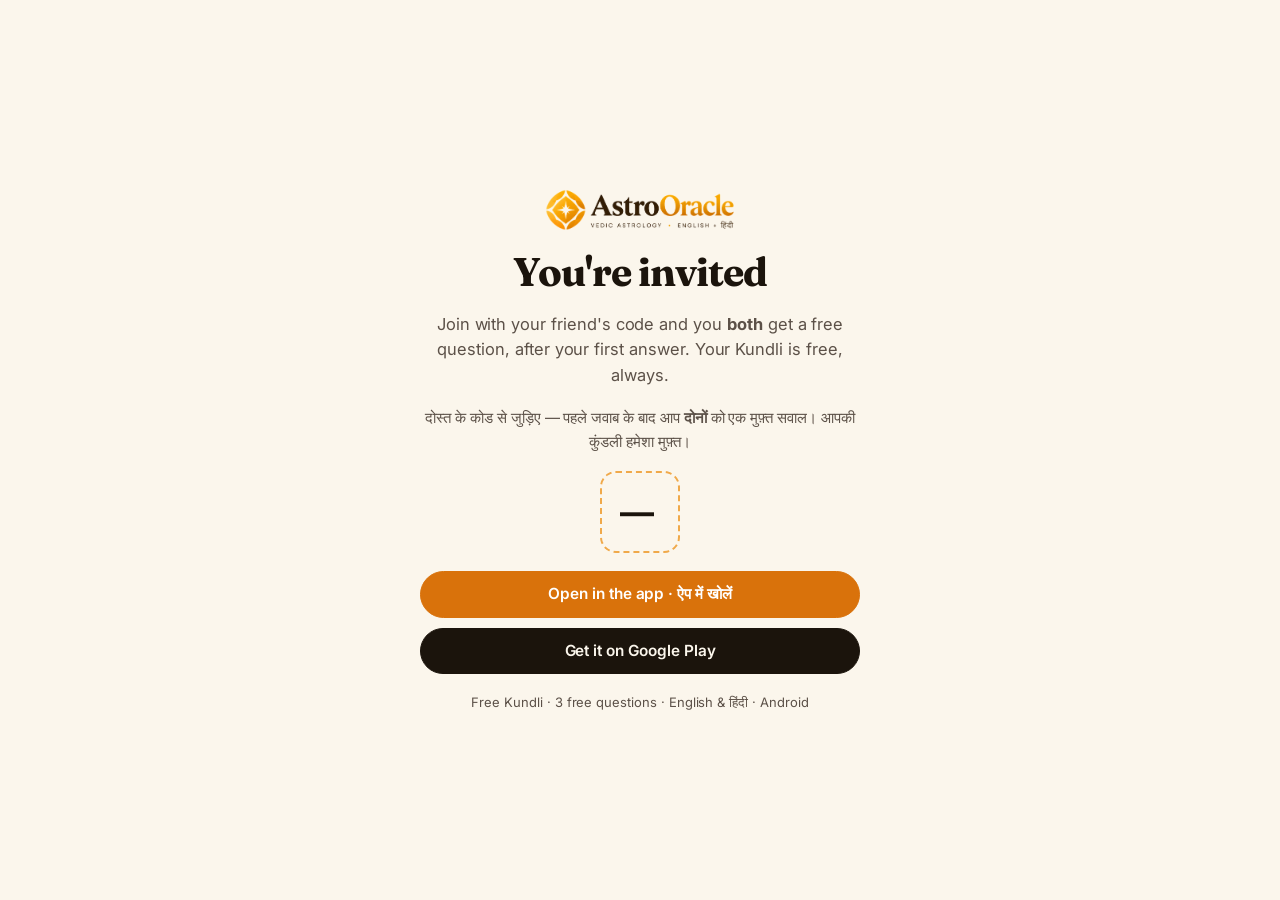
<file: i/index.html>
<!doctype html>
<html lang="en">
<head>
<meta charset="utf-8" />
<meta name="viewport" content="width=device-width, initial-scale=1" />
<title>You're invited · AstroOracle</title>
<meta name="description" content="Join AstroOracle with a friend's code: free Kundli, and a free question for both of you." />
<meta property="og:title" content="You're invited to AstroOracle" />
<meta property="og:description" content="Free Kundli, daily guidance in English and Hindi, and a free question for you and your friend." />
<meta property="og:image" content="https://astrooracle.in/assets/img/og-en.jpg" />
<meta property="og:image:width" content="1200" />
<meta property="og:image:height" content="630" />
<meta name="twitter:card" content="summary_large_image" />
<meta name="theme-color" content="#FBF6EC" />
<meta name="robots" content="noindex" />
<link rel="icon" href="../assets/img/favicon.png" />
<link rel="preconnect" href="https://fonts.googleapis.com" />
<link rel="preconnect" href="https://fonts.gstatic.com" crossorigin />
<link href="https://fonts.googleapis.com/css2?family=Fraunces:opsz,wght@9..144,600;9..144,700&family=Inter:wght@400;500;600;700&display=swap" rel="stylesheet" />
<link rel="stylesheet" href="../assets/css/styles.css?v=58e384df" />
<style>
  .landing { min-height: 100vh; display: grid; place-items: center; padding: 32px 18px; }
  .landing-card { max-width: 440px; width: 100%; text-align: center; display: grid; gap: 18px; }
  .landing-card h1 { font-family: Fraunces, Georgia, serif; font-size: clamp(30px, 7vw, 40px); line-height: 1.1; margin: 0; }
  .landing-card p { margin: 0; color: #5c5148; line-height: 1.55; }
  .landing-card > a img { height: 44px; width: auto; margin-inline: auto; }
  .hi { font-size: 15px; }
  .code { font-family: Inter, sans-serif; font-weight: 700; font-size: 34px; letter-spacing: .18em; border: 2px dashed #f0a94a; border-radius: 16px; padding: 12px 18px; justify-self: center; }
  .actions { display: grid; gap: 10px; }
  .actions a { justify-content: center; }
  .meta { font-size: 13px; color: #7a6e64; }
</style>
</head>
<body>
<main class="landing">
  <div class="landing-card">
    <a href="../" aria-label="AstroOracle"><img src="../assets/img/logo-lockup.png" srcset="../assets/img/logo-lockup.png 1x, ../assets/img/logo-lockup@2x.png 2x" alt="AstroOracle" height="44" /></a>
    <h1>You're invited</h1>
    <p>Join with your friend's code and you <b>both</b> get a free question, after your first answer. Your Kundli is free, always.</p>
    <p class="hi">दोस्त के कोड से जुड़िए — पहले जवाब के बाद आप <b>दोनों</b> को एक मुफ़्त सवाल। आपकी कुंडली हमेशा मुफ़्त।</p>
    <div class="code" id="code">······</div>
    <div class="actions">
      <a class="pill pill--accent" id="open" href="#">Open in the app · ऐप में खोलें</a>
      <a class="pill" id="play" href="#">Get it on Google Play</a>
    </div>
    <p class="meta">Free Kundli · 3 free questions · English &amp; हिंदी · Android</p>
  </div>
</main>
<script>
  (function () {
    var raw = new URLSearchParams(location.search).get('c') || '';
    var code = /^[A-Za-z0-9]{4,12}$/.test(raw) ? raw.toUpperCase() : '';
    var play = 'https://play.google.com/store/apps/details?id=com.astrooracle.avokara';
    document.getElementById('code').textContent = code || '—';
    document.getElementById('open').href = code ? 'astrooracle://invite?c=' + code : 'astrooracle://';
    document.getElementById('play').href = code ? play + '&referrer=' + encodeURIComponent('invite=' + code) : play;
  })();
</script>
</body>
</html>
</file>
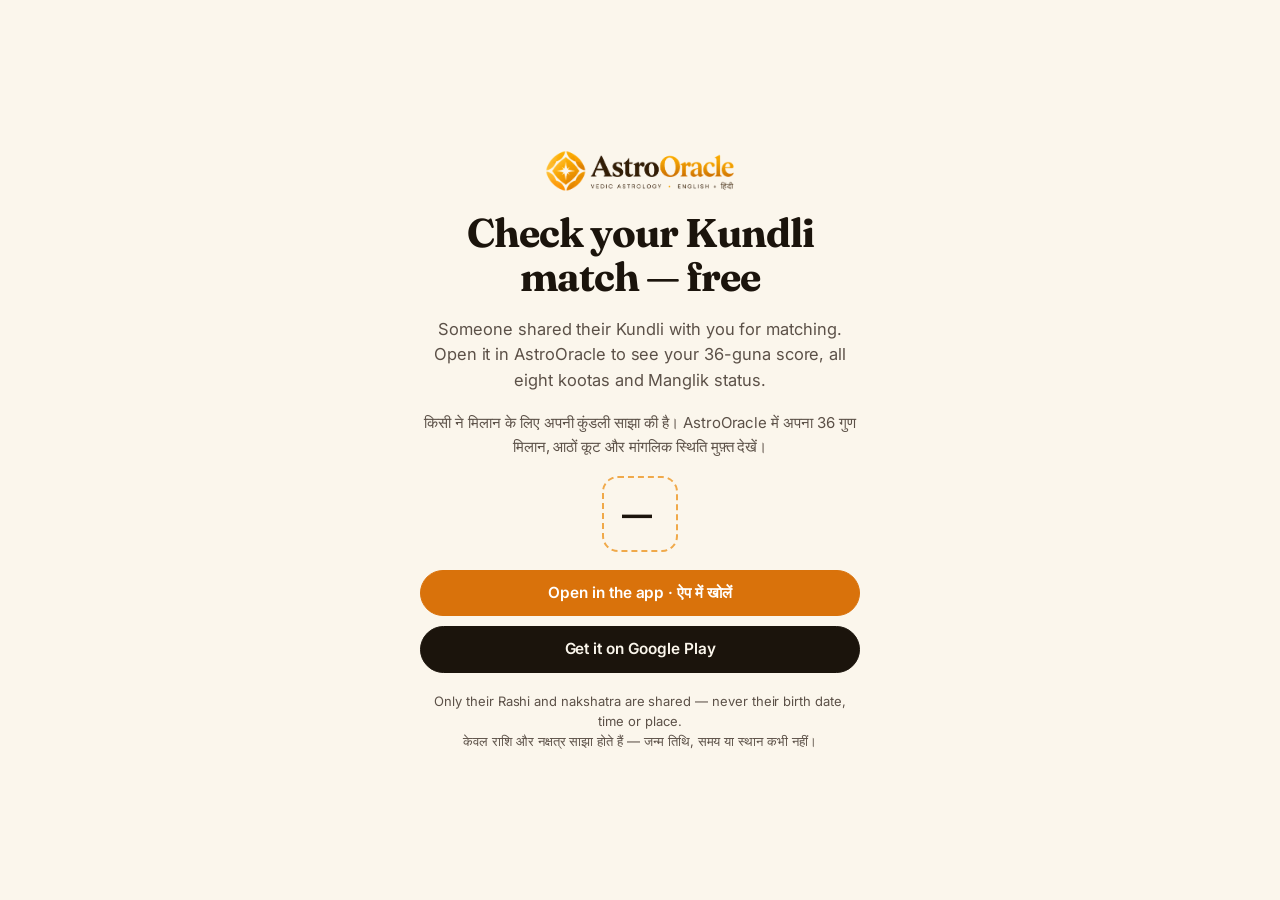
<file: m/index.html>
<!doctype html>
<html lang="en">
<head>
<meta charset="utf-8" />
<meta name="viewport" content="width=device-width, initial-scale=1" />
<title>Kundli match · AstroOracle</title>
<meta name="description" content="Someone shared their Kundli for matching. Check your 36-guna match free with AstroOracle." />
<meta property="og:title" content="Check our Kundli match — free" />
<meta property="og:description" content="36-guna Ashtakoot matching, in English and Hindi. Free with AstroOracle." />
<meta property="og:image" content="https://astrooracle.in/assets/img/og-en.jpg" />
<meta property="og:image:width" content="1200" />
<meta property="og:image:height" content="630" />
<meta name="twitter:card" content="summary_large_image" />
<meta name="theme-color" content="#FBF6EC" />
<meta name="robots" content="noindex" />
<link rel="icon" href="../assets/img/favicon.png" />
<link rel="preconnect" href="https://fonts.googleapis.com" />
<link rel="preconnect" href="https://fonts.gstatic.com" crossorigin />
<link href="https://fonts.googleapis.com/css2?family=Fraunces:opsz,wght@9..144,600;9..144,700&family=Inter:wght@400;500;600;700&display=swap" rel="stylesheet" />
<link rel="stylesheet" href="../assets/css/styles.css?v=58e384df" />
<style>
  .landing { min-height: 100vh; display: grid; place-items: center; padding: 32px 18px; }
  .landing-card { max-width: 440px; width: 100%; text-align: center; display: grid; gap: 18px; }
  .landing-card h1 { font-family: Fraunces, Georgia, serif; font-size: clamp(30px, 7vw, 40px); line-height: 1.1; margin: 0; }
  .landing-card p { margin: 0; color: #5c5148; line-height: 1.55; }
  .landing-card > a img { height: 44px; width: auto; margin-inline: auto; }
  .hi { font-size: 15px; }
  .code { font-family: Inter, sans-serif; font-weight: 700; font-size: 30px; letter-spacing: .18em; border: 2px dashed #f0a94a; border-radius: 16px; padding: 12px 18px; justify-self: center; }
  .actions { display: grid; gap: 10px; }
  .actions a { justify-content: center; }
  .meta { font-size: 13px; color: #7a6e64; }
</style>
</head>
<body>
<main class="landing">
  <div class="landing-card">
    <a href="../" aria-label="AstroOracle"><img src="../assets/img/logo-lockup.png" srcset="../assets/img/logo-lockup.png 1x, ../assets/img/logo-lockup@2x.png 2x" alt="AstroOracle" height="44" /></a>
    <h1>Check your Kundli match — free</h1>
    <p>Someone shared their Kundli with you for matching. Open it in AstroOracle to see your 36-guna score, all eight kootas and Manglik status.</p>
    <p class="hi">किसी ने मिलान के लिए अपनी कुंडली साझा की है। AstroOracle में अपना 36 गुण मिलान, आठों कूट और मांगलिक स्थिति मुफ़्त देखें।</p>
    <div class="code" id="code">·······</div>
    <div class="actions">
      <a class="pill pill--accent" id="open" href="#">Open in the app · ऐप में खोलें</a>
      <a class="pill" id="play" href="#">Get it on Google Play</a>
    </div>
    <p class="meta">Only their Rashi and nakshatra are shared — never their birth date, time or place.<br />केवल राशि और नक्षत्र साझा होते हैं — जन्म तिथि, समय या स्थान कभी नहीं।</p>
  </div>
</main>
<script>
  (function () {
    var raw = new URLSearchParams(location.search).get('c') || '';
    var code = /^[A-Za-z0-9]{4,12}$/.test(raw) ? raw.toUpperCase() : '';
    var play = 'https://play.google.com/store/apps/details?id=com.astrooracle.avokara';
    document.getElementById('code').textContent = code || '—';
    document.getElementById('open').href = code ? 'astrooracle://match?c=' + code : 'astrooracle://';
    document.getElementById('play').href = code ? play + '&referrer=' + encodeURIComponent('match=' + code) : play;
  })();
</script>
</body>
</html>
</file>
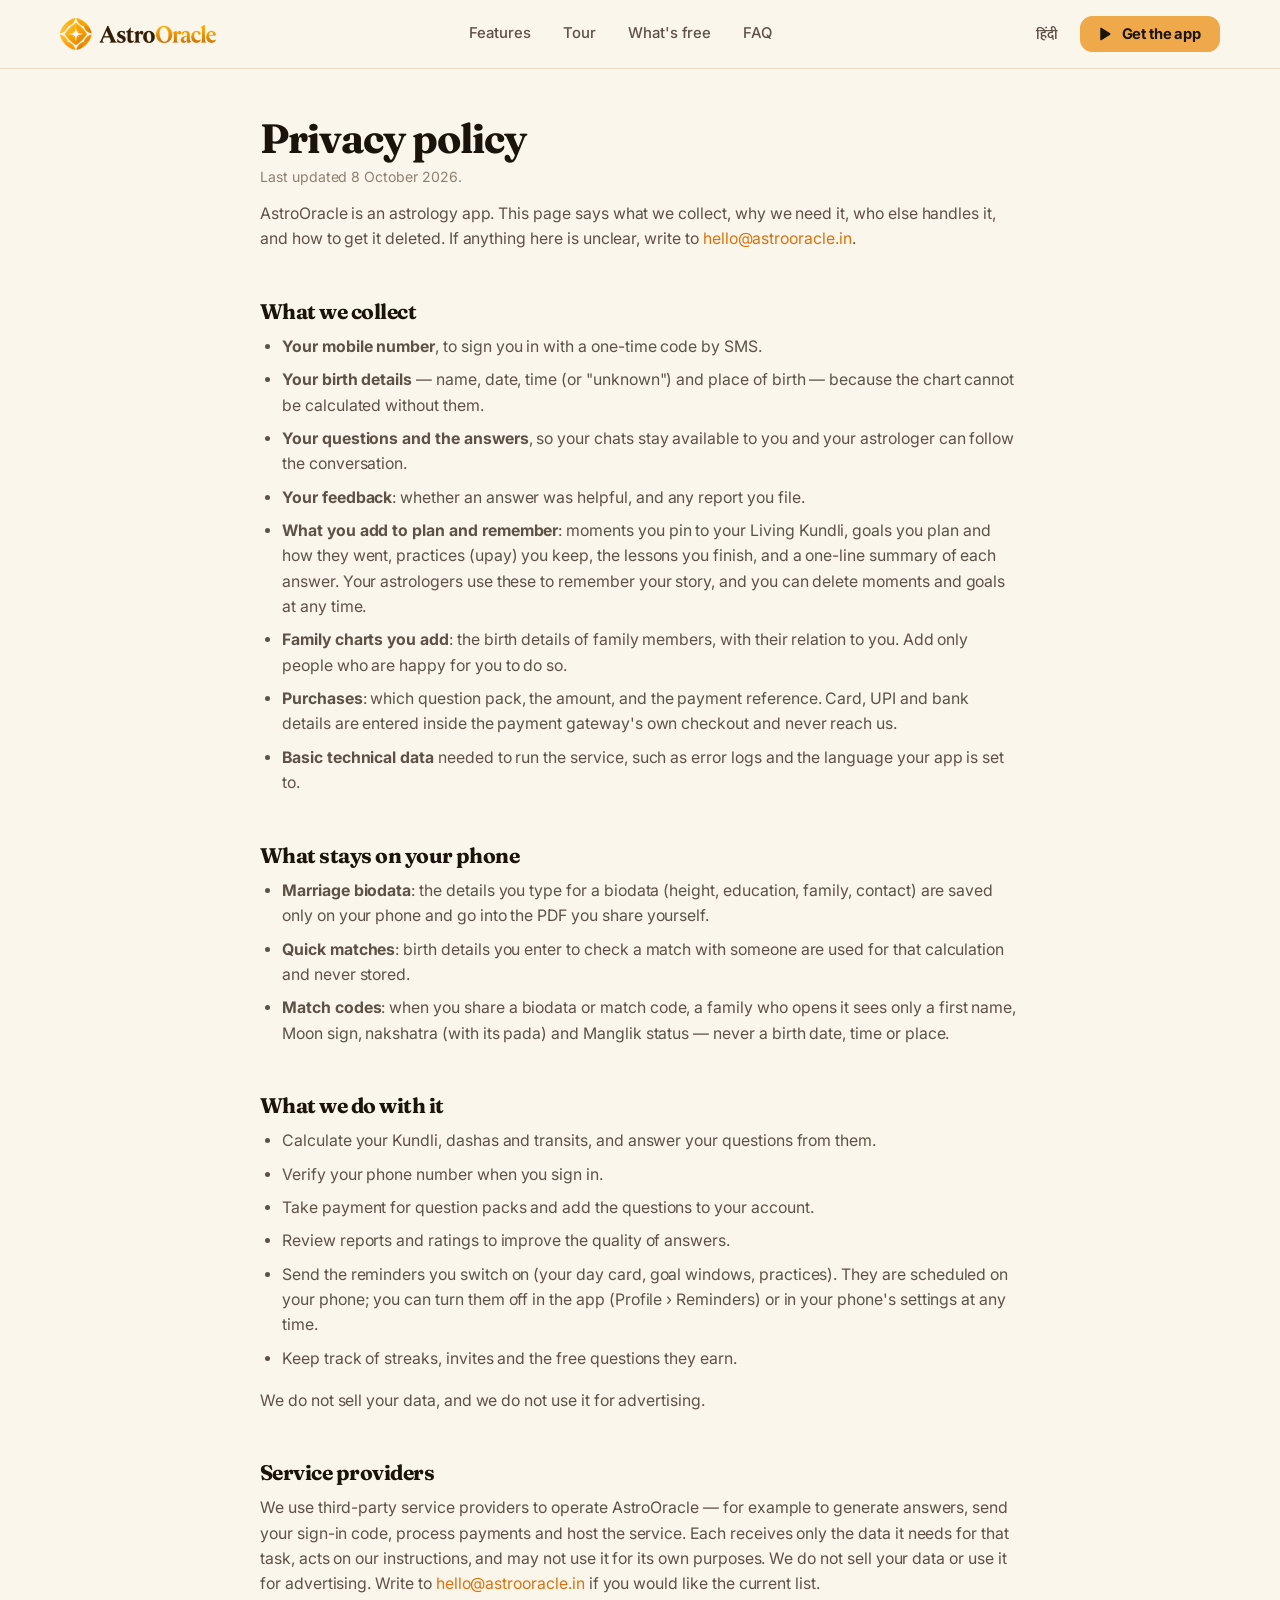
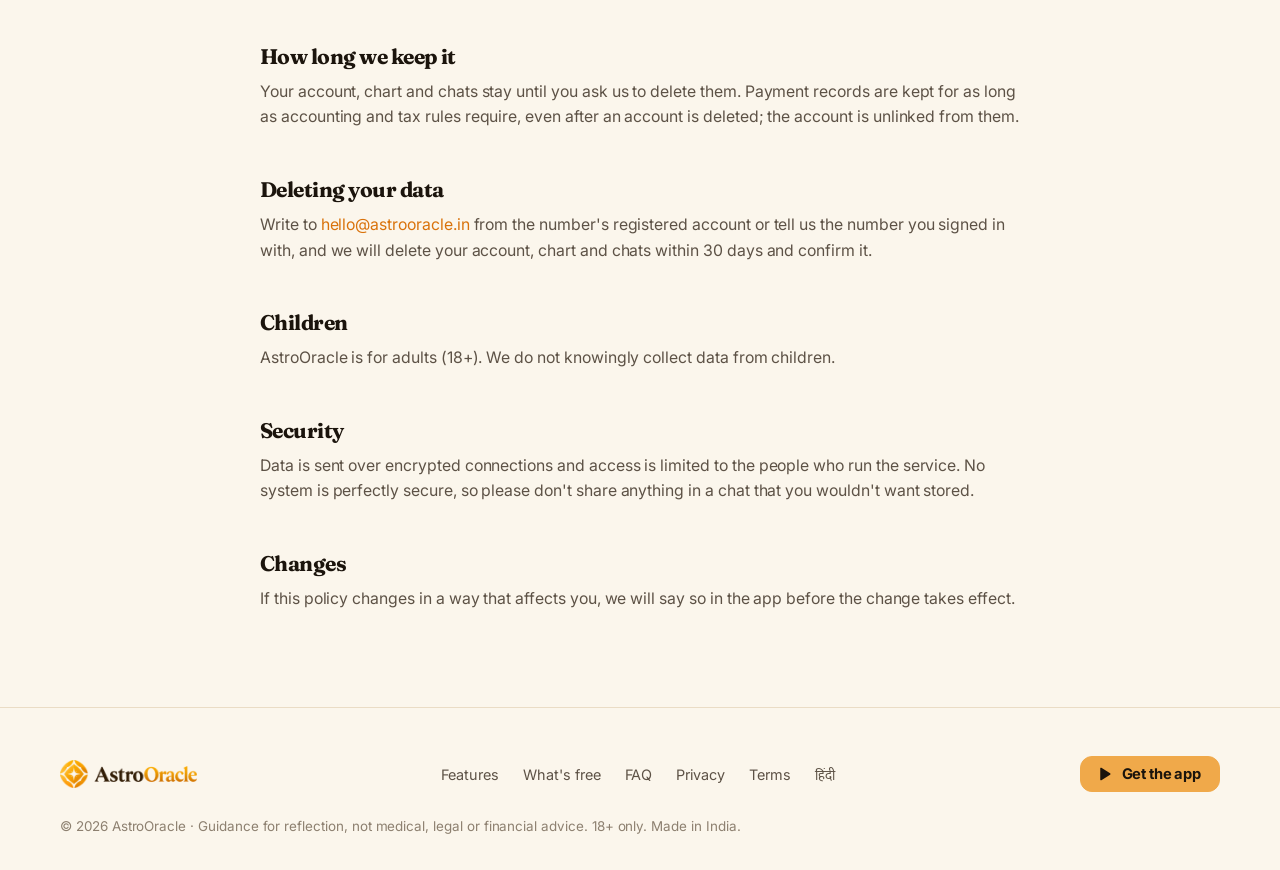
<file: privacy.html>
<!doctype html>
<html lang="en">
<head>
<meta charset="utf-8" />
<meta name="viewport" content="width=device-width, initial-scale=1" />
<title>Privacy policy — AstroOracle</title>
<meta name="description" content="What AstroOracle collects, why, who processes it and how to have it deleted." />
<meta name="theme-color" content="#FBF6EC" />
<link rel="icon" href="assets/img/favicon.png" />
<link rel="preconnect" href="https://fonts.googleapis.com" />
<link rel="preconnect" href="https://fonts.gstatic.com" crossorigin />
<link href="https://fonts.googleapis.com/css2?family=Fraunces:opsz,wght@9..144,600;9..144,700&family=Inter:wght@400;500;600;700&family=Mukta:wght@400;600&display=swap" rel="stylesheet" />
<link rel="stylesheet" href="assets/css/styles.css?v=58e384df" />
</head>
<body>

<svg width="0" height="0" style="position:absolute" aria-hidden="true"><defs>
  <symbol id="play" viewBox="0 0 24 24"><path d="M7 4.6v14.8a1 1 0 0 0 1.53.85l11.6-7.4a1 1 0 0 0 0-1.7L8.53 3.75A1 1 0 0 0 7 4.6z"/></symbol>
</defs></svg>

<nav class="nav stuck" id="nav" aria-label="Main">
  <div class="wrap">
    <a class="brand" href="./" aria-label="AstroOracle home">
      <img class="on-day" src="assets/img/logo-wordmark.png" srcset="assets/img/logo-wordmark.png 1x, assets/img/logo-wordmark@2x.png 2x" alt="AstroOracle" width="156" height="32" />
    </a>
    <div class="nav-links">
      <a href="./#features">Features</a>
      <a href="./#tour">Tour</a>
      <a href="./#costs">What's free</a>
      <a href="./#faq">FAQ</a>
    </div>
    <div class="nav-actions">
      <a class="lang hi-text" href="hi/" hreflang="hi" lang="hi">हिंदी</a>
      <a class="store store--sm" href="https://play.google.com/store/apps/details?id=com.astrooracle.avokara"><svg aria-hidden="true"><use href="#play"/></svg><span><b>Get the app</b></span></a>
    </div>
  </div>
</nav>

<main class="doc">
  <div class="wrap">
    <h1>Privacy policy</h1>
    <p class="updated">Last updated 8 October 2026. <!-- TODO: add the legal entity name, registered address and a grievance contact before launch (required in India for apps that take payments). --></p>

    <p>AstroOracle is an astrology app. This page says what we collect, why we need it, who else handles it, and how to get it deleted. If anything here is unclear, write to <a href="mailto:hello@astrooracle.in">hello@astrooracle.in</a>.</p>

    <h2>What we collect</h2>
    <ul>
      <li><strong>Your mobile number</strong>, to sign you in with a one-time code by SMS.</li>
      <li><strong>Your birth details</strong> — name, date, time (or "unknown") and place of birth — because the chart cannot be calculated without them.</li>
      <li><strong>Your questions and the answers</strong>, so your chats stay available to you and your astrologer can follow the conversation.</li>
      <li><strong>Your feedback</strong>: whether an answer was helpful, and any report you file.</li>
      <li><strong>What you add to plan and remember</strong>: moments you pin to your Living Kundli, goals you plan and how they went, practices (upay) you keep, the lessons you finish, and a one-line summary of each answer. Your astrologers use these to remember your story, and you can delete moments and goals at any time.</li>
      <li><strong>Family charts you add</strong>: the birth details of family members, with their relation to you. Add only people who are happy for you to do so.</li>
      <li><strong>Purchases</strong>: which question pack, the amount, and the payment reference. Card, UPI and bank details are entered inside the payment gateway's own checkout and never reach us.</li>
      <li><strong>Basic technical data</strong> needed to run the service, such as error logs and the language your app is set to.</li>
    </ul>

    <h2>What stays on your phone</h2>
    <ul>
      <li><strong>Marriage biodata</strong>: the details you type for a biodata (height, education, family, contact) are saved only on your phone and go into the PDF you share yourself.</li>
      <li><strong>Quick matches</strong>: birth details you enter to check a match with someone are used for that calculation and never stored.</li>
      <li><strong>Match codes</strong>: when you share a biodata or match code, a family who opens it sees only a first name, Moon sign, nakshatra (with its pada) and Manglik status — never a birth date, time or place.</li>
    </ul>

    <h2>What we do with it</h2>
    <ul>
      <li>Calculate your Kundli, dashas and transits, and answer your questions from them.</li>
      <li>Verify your phone number when you sign in.</li>
      <li>Take payment for question packs and add the questions to your account.</li>
      <li>Review reports and ratings to improve the quality of answers.</li>
      <li>Send the reminders you switch on (your day card, goal windows, practices). They are scheduled on your phone; you can turn them off in the app (Profile › Reminders) or in your phone's settings at any time.</li>
      <li>Keep track of streaks, invites and the free questions they earn.</li>
    </ul>
    <p>We do not sell your data, and we do not use it for advertising.</p>

    <h2>Service providers</h2>
    <p>We use third-party service providers to operate AstroOracle — for example to generate answers, send your
      sign-in code, process payments and host the service. Each receives only the data it needs for that task, acts
      on our instructions, and may not use it for its own purposes. We do not sell your data or use it for
      advertising. Write to <a href="mailto:hello@astrooracle.in">hello@astrooracle.in</a> if you would like the
      current list.</p>

    <h2>How long we keep it</h2>
    <p>Your account, chart and chats stay until you ask us to delete them. Payment records are kept for as long as accounting and tax rules require, even after an account is deleted; the account is unlinked from them.</p>

    <h2 id="delete-your-account">Deleting your data</h2>
    <p>Write to <a href="mailto:hello@astrooracle.in">hello@astrooracle.in</a> from the number's registered account or tell us the number you signed in with, and we will delete your account, chart and chats within 30 days and confirm it.</p>

    <h2>Children</h2>
    <p>AstroOracle is for adults (18+). We do not knowingly collect data from children.</p>

    <h2>Security</h2>
    <p>Data is sent over encrypted connections and access is limited to the people who run the service. No system is perfectly secure, so please don't share anything in a chat that you wouldn't want stored.</p>

    <h2>Changes</h2>
    <p>If this policy changes in a way that affects you, we will say so in the app before the change takes effect.</p>
  </div>
</main>

<footer class="foot">
  <div class="wrap">
    <div class="foot-row">
      <a href="./" aria-label="AstroOracle home"><img src="assets/img/logo-wordmark.png" srcset="assets/img/logo-wordmark.png 1x, assets/img/logo-wordmark@2x.png 2x" alt="AstroOracle" width="136" height="28" /></a>
      <nav aria-label="Footer">
        <a href="./#features">Features</a>
        <a href="./#costs">What's free</a>
        <a href="./#faq">FAQ</a>
        <a href="privacy.html">Privacy</a>
        <a href="terms.html">Terms</a>
        <a class="hi-text" href="hi/" hreflang="hi" lang="hi">हिंदी</a>
      </nav>
      <a class="store store--sm" href="https://play.google.com/store/apps/details?id=com.astrooracle.avokara"><svg aria-hidden="true"><use href="#play"/></svg><span><b>Get the app</b></span></a>
    </div>
    <p class="tiny">© 2026 AstroOracle · Guidance for reflection, not medical, legal or financial advice. 18+ only. Made in India.</p>
  </div>
</footer>

</body>
</html>
</file>
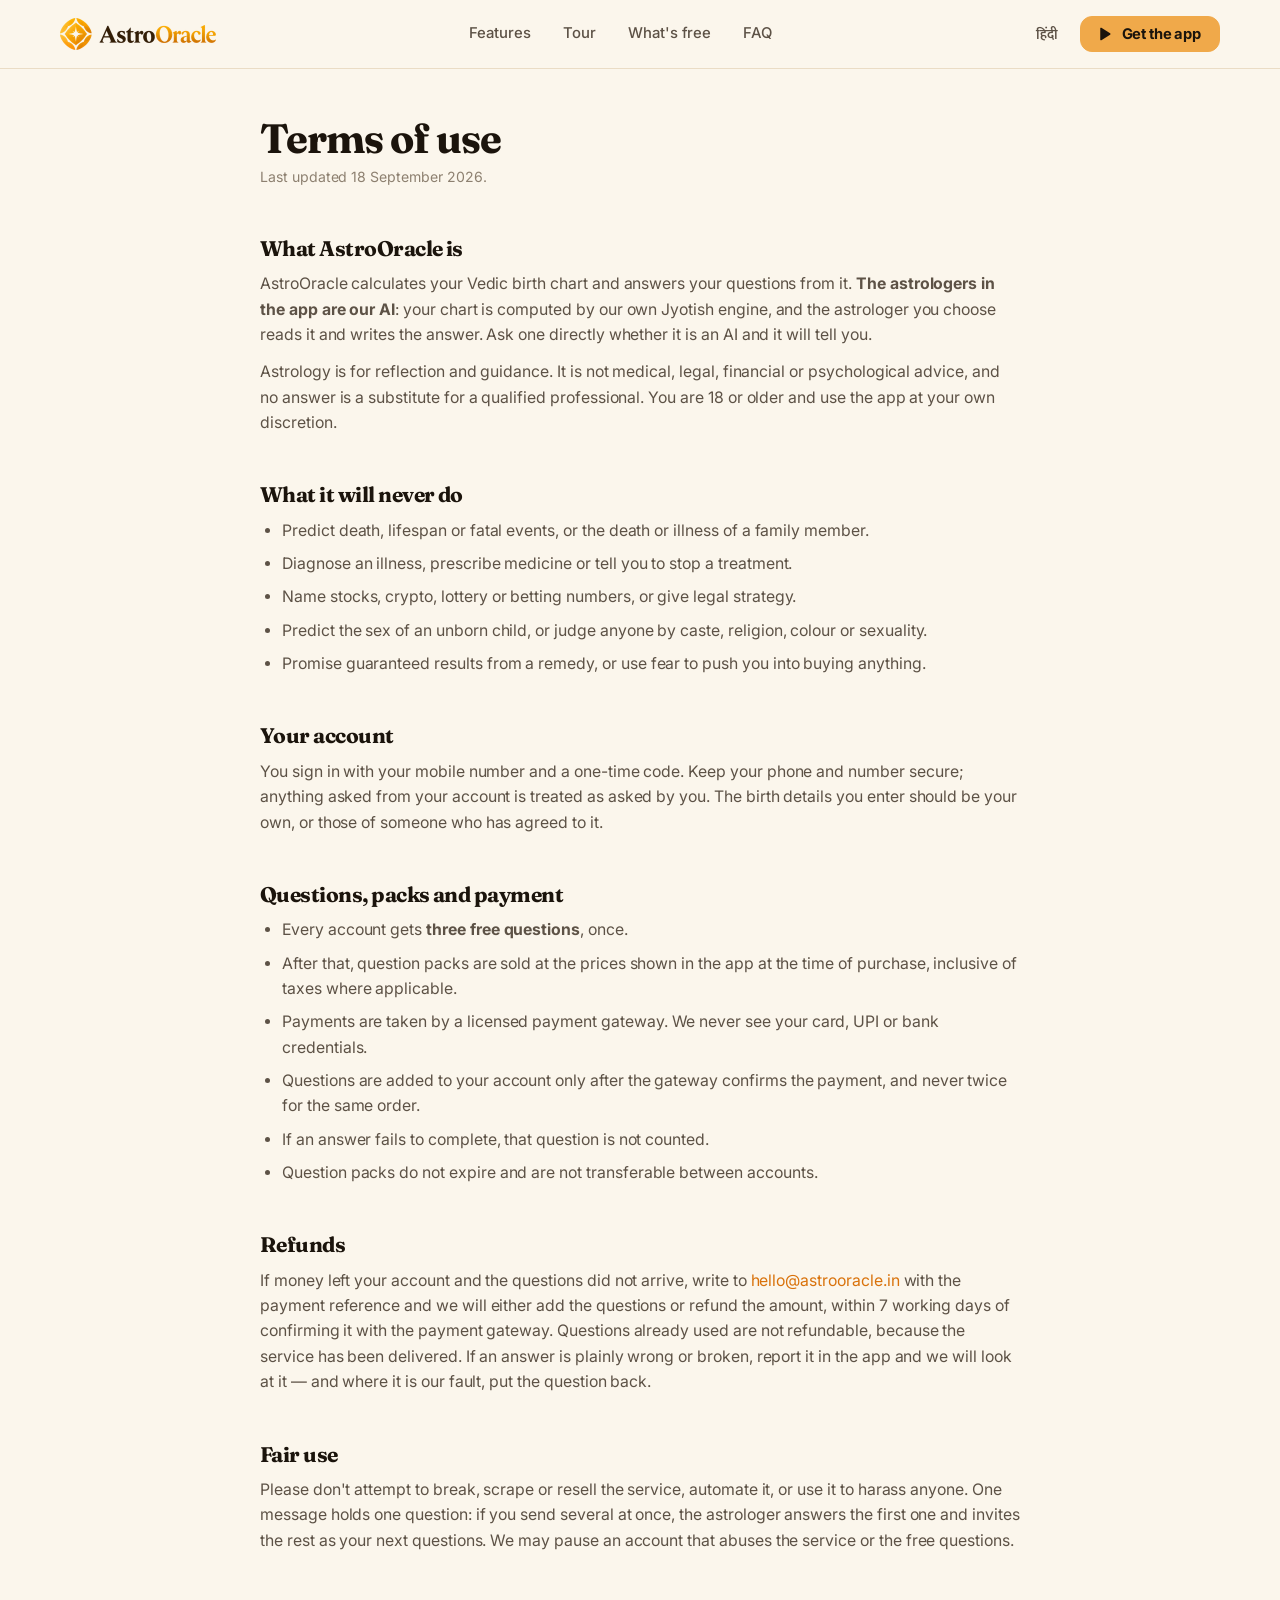
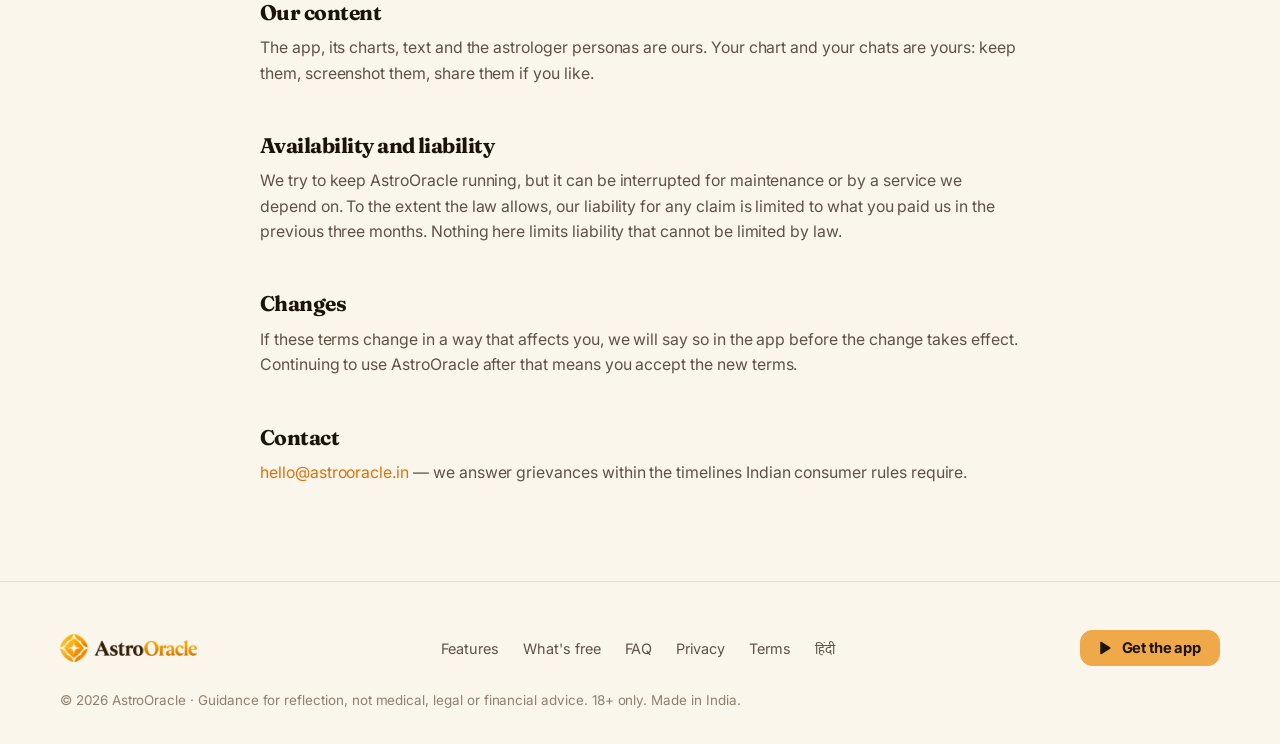
<file: terms.html>
<!doctype html>
<html lang="en">
<head>
<meta charset="utf-8" />
<meta name="viewport" content="width=device-width, initial-scale=1" />
<title>Terms of use — AstroOracle</title>
<meta name="description" content="The rules for using AstroOracle: what the service is, how questions and payments work, and what it will never do." />
<meta name="theme-color" content="#FBF6EC" />
<link rel="icon" href="assets/img/favicon.png" />
<link rel="preconnect" href="https://fonts.googleapis.com" />
<link rel="preconnect" href="https://fonts.gstatic.com" crossorigin />
<link href="https://fonts.googleapis.com/css2?family=Fraunces:opsz,wght@9..144,600;9..144,700&family=Inter:wght@400;500;600;700&family=Mukta:wght@400;600&display=swap" rel="stylesheet" />
<link rel="stylesheet" href="assets/css/styles.css?v=58e384df" />
</head>
<body>

<svg width="0" height="0" style="position:absolute" aria-hidden="true"><defs>
  <symbol id="play" viewBox="0 0 24 24"><path d="M7 4.6v14.8a1 1 0 0 0 1.53.85l11.6-7.4a1 1 0 0 0 0-1.7L8.53 3.75A1 1 0 0 0 7 4.6z"/></symbol>
</defs></svg>

<nav class="nav stuck" id="nav" aria-label="Main">
  <div class="wrap">
    <a class="brand" href="./" aria-label="AstroOracle home">
      <img class="on-day" src="assets/img/logo-wordmark.png" srcset="assets/img/logo-wordmark.png 1x, assets/img/logo-wordmark@2x.png 2x" alt="AstroOracle" width="156" height="32" />
    </a>
    <div class="nav-links">
      <a href="./#features">Features</a>
      <a href="./#tour">Tour</a>
      <a href="./#costs">What's free</a>
      <a href="./#faq">FAQ</a>
    </div>
    <div class="nav-actions">
      <a class="lang hi-text" href="hi/" hreflang="hi" lang="hi">हिंदी</a>
      <a class="store store--sm" href="https://play.google.com/store/apps/details?id=com.astrooracle.avokara"><svg aria-hidden="true"><use href="#play"/></svg><span><b>Get the app</b></span></a>
    </div>
  </div>
</nav>

<main class="doc">
  <div class="wrap">
    <h1>Terms of use</h1>
    <p class="updated">Last updated 18 September 2026. <!-- TODO: add the legal entity name, registered address, GST treatment and the state whose courts apply, then have a lawyer read this. --></p>

    <h2>What AstroOracle is</h2>
    <p>AstroOracle calculates your Vedic birth chart and answers your questions from it. <strong>The astrologers in the app are our AI</strong>: your chart is computed by our own Jyotish engine, and the astrologer you choose reads it and writes the answer. Ask one directly whether it is an AI and it will tell you.</p>
    <p>Astrology is for reflection and guidance. It is not medical, legal, financial or psychological advice, and no answer is a substitute for a qualified professional. You are 18 or older and use the app at your own discretion.</p>

    <h2>What it will never do</h2>
    <ul>
      <li>Predict death, lifespan or fatal events, or the death or illness of a family member.</li>
      <li>Diagnose an illness, prescribe medicine or tell you to stop a treatment.</li>
      <li>Name stocks, crypto, lottery or betting numbers, or give legal strategy.</li>
      <li>Predict the sex of an unborn child, or judge anyone by caste, religion, colour or sexuality.</li>
      <li>Promise guaranteed results from a remedy, or use fear to push you into buying anything.</li>
    </ul>

    <h2>Your account</h2>
    <p>You sign in with your mobile number and a one-time code. Keep your phone and number secure; anything asked from your account is treated as asked by you. The birth details you enter should be your own, or those of someone who has agreed to it.</p>

    <h2>Questions, packs and payment</h2>
    <ul>
      <li>Every account gets <strong>three free questions</strong>, once.</li>
      <li>After that, question packs are sold at the prices shown in the app at the time of purchase, inclusive of taxes where applicable.</li>
      <li>Payments are taken by a licensed payment gateway. We never see your card, UPI or bank credentials.</li>
      <li>Questions are added to your account only after the gateway confirms the payment, and never twice for the same order.</li>
      <li>If an answer fails to complete, that question is not counted.</li>
      <li>Question packs do not expire and are not transferable between accounts.</li>
    </ul>

    <h2>Refunds</h2>
    <p>If money left your account and the questions did not arrive, write to <a href="mailto:hello@astrooracle.in">hello@astrooracle.in</a> with the payment reference and we will either add the questions or refund the amount, within 7 working days of confirming it with the payment gateway. Questions already used are not refundable, because the service has been delivered. If an answer is plainly wrong or broken, report it in the app and we will look at it — and where it is our fault, put the question back.</p>

    <h2>Fair use</h2>
    <p>Please don't attempt to break, scrape or resell the service, automate it, or use it to harass anyone. One message holds one question: if you send several at once, the astrologer answers the first one and invites the rest as your next questions. We may pause an account that abuses the service or the free questions.</p>

    <h2>Our content</h2>
    <p>The app, its charts, text and the astrologer personas are ours. Your chart and your chats are yours: keep them, screenshot them, share them if you like.</p>

    <h2>Availability and liability</h2>
    <p>We try to keep AstroOracle running, but it can be interrupted for maintenance or by a service we depend on. To the extent the law allows, our liability for any claim is limited to what you paid us in the previous three months. Nothing here limits liability that cannot be limited by law.</p>

    <h2>Changes</h2>
    <p>If these terms change in a way that affects you, we will say so in the app before the change takes effect. Continuing to use AstroOracle after that means you accept the new terms.</p>

    <h2>Contact</h2>
    <p><a href="mailto:hello@astrooracle.in">hello@astrooracle.in</a> — we answer grievances within the timelines Indian consumer rules require.</p>
  </div>
</main>

<footer class="foot">
  <div class="wrap">
    <div class="foot-row">
      <a href="./" aria-label="AstroOracle home"><img src="assets/img/logo-wordmark.png" srcset="assets/img/logo-wordmark.png 1x, assets/img/logo-wordmark@2x.png 2x" alt="AstroOracle" width="136" height="28" /></a>
      <nav aria-label="Footer">
        <a href="./#features">Features</a>
        <a href="./#costs">What's free</a>
        <a href="./#faq">FAQ</a>
        <a href="privacy.html">Privacy</a>
        <a href="terms.html">Terms</a>
        <a class="hi-text" href="hi/" hreflang="hi" lang="hi">हिंदी</a>
      </nav>
      <a class="store store--sm" href="https://play.google.com/store/apps/details?id=com.astrooracle.avokara"><svg aria-hidden="true"><use href="#play"/></svg><span><b>Get the app</b></span></a>
    </div>
    <p class="tiny">© 2026 AstroOracle · Guidance for reflection, not medical, legal or financial advice. 18+ only. Made in India.</p>
  </div>
</footer>

</body>
</html>
</file>
<file: assets/css/styles.css>
/* =========================================================================
   AstroOracle — website
   Night for the promise (the hero, the honest band, the finale), saffron
   morning for the product. Real app screens in phone frames, a gold rim on
   anything lifted out of them, and the North Indian chart as the one motif.
   ========================================================================= */

:root {
  /* colour */
  --page: #fbf6ec;
  --paper: #fffdf8;
  --sand: #f6ecdc;
  --ink: #1b140c;
  --body: #5d5246;
  --muted: #8d8070;
  --hair: #eadcc5;
  --hair-soft: #f2e7d5;
  --accent: #d9720b;
  --accent-deep: #b35d08;
  --accent-soft: #fff0d4;
  --gold: #f0a94a;
  --gold-deep: #d98c22;
  --maroon: #8a1d18;
  --night: #15100a;
  --night-up: #2a1d10;
  --night-card: #1d150c;
  --night-text: #f3e7d5;
  --night-dim: #b8aa98;
  --night-hair: rgba(243, 231, 213, 0.12);

  /* type */
  --display: Fraunces, 'Noto Serif Devanagari', Georgia, 'Times New Roman', serif;
  --ui: Inter, Mukta, 'Segoe UI', system-ui, -apple-system, sans-serif;
  --body-size: 16.5px;
  --body-leading: 1.6;

  /* space */
  --s-1: 4px; --s-2: 8px; --s-3: 12px; --s-4: 16px; --s-5: 24px;
  --s-6: 32px; --s-7: 48px; --s-8: 72px; --s-9: 104px;

  /* shape */
  --r-1: 12px; --r-2: 20px; --r-3: 32px; --r-pill: 999px;
  --shadow-1: 0 1px 2px rgba(60, 42, 16, 0.05), 0 10px 26px -16px rgba(60, 42, 16, 0.3);
  --shadow-2: 0 2px 4px rgba(60, 42, 16, 0.06), 0 26px 50px -24px rgba(60, 42, 16, 0.38);
  --shadow-phone: 0 46px 80px -34px rgba(38, 25, 6, 0.6);
  --rim: 0 0 0 3px var(--gold);

  --container: 1160px;
  --narrow: 760px;
}

/* Hindi pages: Devanagari faces first, and a little more air between lines. */
html[lang="hi"] {
  --display: 'Noto Serif Devanagari', Fraunces, Georgia, serif;
  --ui: Mukta, Inter, 'Segoe UI', system-ui, sans-serif;
  --body-size: 17.5px;
  --body-leading: 1.72;
}

* { box-sizing: border-box; }
html { scroll-behavior: smooth; -webkit-text-size-adjust: 100%; }

body {
  margin: 0;
  background: var(--page);
  color: var(--ink);
  font-family: var(--ui);
  font-size: var(--body-size);
  line-height: var(--body-leading);
  letter-spacing: -0.003em;
  -webkit-font-smoothing: antialiased;
  overflow-x: hidden;
}

/* ---------- type ---------- */

h1, h2, h3, .display {
  font-family: var(--display); font-weight: 700; color: var(--ink); margin: 0;
  line-height: 1.06; letter-spacing: -0.025em; text-wrap: balance;
}
h1 { font-size: clamp(2.6rem, 5.4vw, 4.4rem); }
h2 { font-size: clamp(1.9rem, 3.4vw, 2.75rem); }
h3 { font-size: 1.12rem; line-height: 1.3; letter-spacing: -0.012em; }
html[lang="hi"] h1, html[lang="hi"] h2, html[lang="hi"] h3 { letter-spacing: 0; line-height: 1.28; }
html[lang="hi"] h1 { font-size: clamp(2.3rem, 4.8vw, 3.9rem); }
h1 em, h2 em, h3 em { font-style: normal; color: var(--accent); }

p { margin: 0; color: var(--body); }
.lede { font-size: 1.1rem; line-height: 1.62; max-width: 48ch; }
.tiny { font-size: 0.84rem; color: var(--muted); }
.eyebrow {
  display: block; font-family: var(--ui); font-size: 0.7rem; font-weight: 600; letter-spacing: 0.2em;
  text-transform: uppercase; color: var(--accent); margin: 0 0 var(--s-4);
}
html[lang="hi"] .eyebrow { font-size: 0.92rem; letter-spacing: 0.02em; text-transform: none; }
a { color: var(--accent); text-decoration: none; }
a:hover { color: var(--accent-deep); }
img, video { max-width: 100%; height: auto; display: block; }
:focus-visible { outline: 2px solid var(--gold); outline-offset: 3px; border-radius: 6px; }
.hi-text { font-family: Mukta, var(--ui); }

/* ---------- layout ---------- */

.wrap { width: min(100% - 40px, var(--container)); margin-inline: auto; position: relative; z-index: 1; }
.wrap--narrow { max-width: var(--narrow); }
section { position: relative; scroll-margin-top: 76px; }
.pad { padding-block: var(--s-9); }
.pad-sm { padding-block: var(--s-7); }
.center { text-align: center; }
.section-head { max-width: 46rem; margin-bottom: var(--s-7); }
.section-head.center { margin-inline: auto; }
.section-head .lede { margin-top: var(--s-4); }
.section-head.center .lede { margin-inline: auto; }

/* ---------- actions ---------- */

.pill {
  display: inline-flex; align-items: center; gap: 9px; padding: 13px 26px;
  border-radius: var(--r-pill); font-family: var(--ui); font-size: 0.96rem; font-weight: 600; line-height: 1.2;
  background: var(--ink); color: var(--page); border: 1px solid var(--ink);
  transition: transform 0.16s ease, box-shadow 0.16s ease, background 0.16s ease;
}
.pill:hover { color: var(--page); transform: translateY(-1px); box-shadow: var(--shadow-1); }
.pill--accent { background: var(--accent); border-color: var(--accent); color: #fff; }
.pill--accent:hover { background: var(--accent-deep); border-color: var(--accent-deep); color: #fff; }
.pill--quiet { background: transparent; color: var(--ink); border-color: var(--hair); }
.pill--quiet:hover { background: var(--paper); color: var(--ink); border-color: var(--ink); }
.pill--light { background: var(--paper); border-color: var(--paper); color: var(--ink); }
.pill--light:hover { color: var(--ink); }
.pill--sm { padding: 9px 18px; font-size: 0.88rem; }
.pill svg { width: 15px; height: 15px; stroke: currentColor; fill: none; stroke-width: 2; }

/* The store button: two lines, like a badge, in the brand's gold. */
.store {
  display: inline-flex; align-items: center; gap: 12px; padding: 11px 24px 11px 18px;
  border-radius: 16px; background: var(--gold); color: var(--ink); border: 1px solid var(--gold);
  box-shadow: 0 14px 30px -14px rgba(240, 169, 74, 0.75);
  transition: transform 0.16s ease, box-shadow 0.16s ease, background 0.16s ease;
}
.store:hover { color: var(--ink); background: #f5b85f; transform: translateY(-2px); box-shadow: 0 18px 36px -14px rgba(240, 169, 74, 0.85); }
.store svg { width: 26px; height: 26px; flex: none; fill: currentColor; }
.store span { display: grid; line-height: 1.15; text-align: left; }
.store small { font-size: 0.7rem; font-weight: 600; letter-spacing: 0.08em; text-transform: uppercase; opacity: 0.78; }
.store b { font-size: 1.12rem; font-weight: 700; letter-spacing: -0.01em; }
html[lang="hi"] .store small { font-size: 0.8rem; letter-spacing: 0; text-transform: none; }
.store--sm { padding: 8px 18px 8px 14px; border-radius: 12px; gap: 9px; box-shadow: none; }
.store--sm svg { width: 18px; height: 18px; }
.store--sm b { font-size: 0.92rem; }

.textlink { font-weight: 600; font-size: 0.97rem; display: inline-flex; align-items: center; gap: 9px; }
.textlink svg { width: 15px; height: 15px; stroke: currentColor; fill: none; stroke-width: 2; transition: transform 0.16s ease; }
.textlink:hover svg { transform: translateX(3px); }
.textlink .play-dot { width: 34px; height: 34px; border-radius: 50%; display: grid; place-items: center; border: 1px solid currentColor; }
.textlink .play-dot svg { width: 12px; height: 12px; fill: currentColor; stroke: none; margin-left: 2px; }

/* ---------- phones and screens ---------- */

.phone {
  position: relative; width: 290px; padding: 9px; border-radius: 46px;
  background: linear-gradient(160deg, #3a2a14, #120c06 45%, #0b0703);
  box-shadow: 0 0 0 1.5px rgba(240, 169, 74, 0.5), var(--shadow-phone);
}
.phone > img, .phone > video {
  width: 100%; height: auto; aspect-ratio: 1080 / 2424; object-fit: cover; object-position: top;
  border-radius: 37px; background: var(--page);
}
.phone--sm { width: 236px; padding: 8px; border-radius: 38px; }
.phone--sm > img { border-radius: 30px; }

/* a piece of the screen lifted out, the way the videos do it */
.lift { position: absolute; z-index: 3; border-radius: 16px; box-shadow: var(--rim), 0 34px 60px -24px rgba(0, 0, 0, 0.55); background: var(--paper); }
.lift img { border-radius: 14px; }

.chip {
  position: absolute; z-index: 3; display: grid; gap: 2px; padding: 11px 15px; border-radius: 14px;
  background: rgba(29, 21, 12, 0.92); border: 1px solid rgba(240, 169, 74, 0.35); color: var(--night-text);
  box-shadow: 0 24px 40px -22px rgba(0, 0, 0, 0.7); backdrop-filter: blur(6px);
}
.chip small { font-size: 0.64rem; font-weight: 700; letter-spacing: 0.14em; text-transform: uppercase; color: var(--gold); }
html[lang="hi"] .chip small { font-size: 0.78rem; letter-spacing: 0; text-transform: none; }
.chip b { font-size: 0.93rem; font-weight: 600; }
.chip span { font-size: 0.8rem; color: var(--night-dim); }

.window {
  height: 300px; overflow: hidden; border-radius: var(--r-2); border: 1px solid var(--hair);
  background: var(--paper); box-shadow: var(--shadow-1); position: relative;
}
.window img { width: 100%; height: auto; }
.window::after {
  content: ''; position: absolute; inset: auto 0 0 0; height: 70px; pointer-events: none;
  background: linear-gradient(180deg, rgba(255, 253, 248, 0), rgba(255, 253, 248, 0.96));
}

/* the North Indian chart: a square, its diagonals and the inner diamond */
.motif { position: absolute; pointer-events: none; z-index: 0; }
.motif svg { width: 100%; height: 100%; display: block; fill: none; stroke: currentColor; stroke-width: 1; }

/* ---------- nav ---------- */

.nav {
  position: sticky; top: 0; z-index: 70; background: rgba(251, 246, 236, 0.86);
  backdrop-filter: blur(14px) saturate(1.2); border-bottom: 1px solid transparent;
  transition: border-color 0.25s ease, background 0.25s ease;
}
.nav.stuck { border-bottom-color: var(--hair); background: rgba(251, 246, 236, 0.95); }
.nav .wrap { display: flex; align-items: center; height: 68px; gap: var(--s-6); }
.nav .brand img { height: 32px; width: auto; }
.nav .brand .on-night { display: none; }
.nav-links { display: flex; gap: var(--s-6); margin-inline: auto; }
.nav-links a { color: var(--body); font-size: 0.93rem; font-weight: 500; }
.nav-links a:hover { color: var(--ink); }
.nav .lang { font-size: 0.9rem; font-weight: 600; color: var(--body); padding: 6px 10px; border-radius: 8px; }
.nav .lang:hover { color: var(--ink); background: var(--hair-soft); }
.nav-actions { display: flex; align-items: center; gap: var(--s-3); }

/* over the night hero: a dark bar until the page scrolls past it */
.nav--night { background: var(--night-up); }
.nav--night .brand .on-night { display: block; }
.nav--night .brand .on-day { display: none; }
.nav--night .nav-links a, .nav--night .lang { color: var(--night-dim); }
.nav--night .nav-links a:hover, .nav--night .lang:hover { color: var(--night-text); background: transparent; }
.nav--night.stuck { border-bottom-color: var(--night-hair); background: rgba(26, 19, 11, 0.95); }
.nav .lang.hi-text, .foot nav .hi-text { position: relative; top: 2px; }

/* ---------- hero ---------- */

.hero {
  position: relative; overflow: clip; color: var(--night-text);
  background:
    linear-gradient(180deg, rgba(21, 16, 10, 0) 72%, var(--night) 100%),
    radial-gradient(58% 70% at 74% 38%, rgba(240, 169, 74, 0.2), transparent 66%),
    linear-gradient(180deg, var(--night-up), var(--night) 62%);
  padding: var(--s-8) 0 0;
}
.hero .motif { color: rgba(240, 169, 74, 0.16); width: 760px; height: 760px; right: -120px; top: -60px; }
.hero .wrap { display: grid; grid-template-columns: minmax(0, 1.04fr) minmax(0, 0.96fr); gap: var(--s-7); align-items: center; }
.hero-copy { padding-bottom: var(--s-8); }
.hero h1 { color: var(--night-text); margin-bottom: var(--s-5); }
.hero h1 em { color: var(--gold); }
.hero .eyebrow { color: var(--gold); }
.hero .lede { color: var(--night-dim); margin-bottom: var(--s-6); }
.hero-actions { display: flex; align-items: center; gap: var(--s-6); flex-wrap: wrap; }
.hero-actions .textlink { color: var(--night-text); }
.hero-actions .textlink:hover { color: var(--gold); }
.hero-meta { display: flex; flex-wrap: wrap; gap: 8px; margin-top: var(--s-6); padding: 0; list-style: none; }
.hero-meta li {
  font-size: 0.84rem; color: var(--night-text); padding: 6px 13px; border-radius: var(--r-pill);
  border: 1px solid var(--night-hair); background: rgba(243, 231, 213, 0.04);
}
.hero-meta li b { color: var(--gold); font-weight: 600; }

.hero-stage { position: relative; display: flex; justify-content: center; align-items: flex-end; min-height: 640px; }
.hero-stage .phone { width: 300px; margin-bottom: -60px; z-index: 2; }
.hero-stage .lift { width: 290px; left: -6%; bottom: 120px; animation: drift 10s ease-in-out infinite; }
.hero-stage .chip { right: 0; top: 70px; animation: drift 12s ease-in-out infinite; animation-delay: -5s; }
@keyframes drift { 0%, 100% { transform: translateY(0); } 50% { transform: translateY(-9px); } }

/* ---------- the tour video ---------- */

.tour { background: var(--night); color: var(--night-text); padding: calc(var(--s-8) + 40px) 0 var(--s-9); }
.tour .section-head h2 { color: var(--night-text); }
.tour .section-head p { color: var(--night-dim); }
.tour .eyebrow { color: var(--gold); }
.player {
  max-width: 980px; margin-inline: auto; border-radius: var(--r-2); overflow: hidden; background: #000;
  box-shadow: 0 0 0 1.5px rgba(240, 169, 74, 0.45), 0 50px 90px -40px rgba(0, 0, 0, 0.9);
}
.player video, .player iframe { display: block; width: 100%; aspect-ratio: 16 / 9; background: #000; border: 0; }
/* The tour: our own poster until it is played, then YouTube's player in its place. */
.yt { position: relative; display: block; aspect-ratio: 16 / 9; background: #000; }
.yt img { width: 100%; height: 100%; object-fit: cover; opacity: 0.92; transition: opacity 0.2s ease; }
.yt-play {
  position: absolute; inset: 0; margin: auto; width: 92px; height: 92px; border-radius: 50%;
  display: grid; place-items: center; background: var(--gold);
  box-shadow: 0 0 0 10px rgba(240, 169, 74, 0.22), 0 18px 40px -12px rgba(0, 0, 0, 0.7);
  transition: transform 0.16s ease, box-shadow 0.16s ease;
}
.yt-play svg { width: 34px; height: 34px; fill: var(--ink); margin-left: 6px; }
.yt:hover img, .yt:focus-visible img { opacity: 1; }
.yt:hover .yt-play, .yt:focus-visible .yt-play { transform: scale(1.06); box-shadow: 0 0 0 14px rgba(240, 169, 74, 0.26), 0 18px 40px -12px rgba(0, 0, 0, 0.7); }
.player-note { margin-top: var(--s-4); text-align: center; font-size: 0.86rem; color: var(--night-dim); }

/* ---------- features ---------- */

.features { padding-top: var(--s-9); }
.feature {
  display: grid; grid-template-columns: minmax(0, 1fr) minmax(0, 1fr); gap: var(--s-8);
  align-items: center; padding-block: var(--s-8); border-top: 1px solid var(--hair);
}
.feature:first-of-type { border-top: 0; padding-top: 0; }
.feature--flip .feature-visual { order: -1; }
.feature h2 { margin-bottom: var(--s-4); }
.feature .lede { max-width: 46ch; }
.feature-visual { position: relative; display: flex; justify-content: center; align-items: center; min-height: 600px; }
.feature-visual::before {
  content: ''; position: absolute; width: 470px; aspect-ratio: 1; border-radius: 50%; z-index: 0;
  background: radial-gradient(circle, rgba(240, 169, 74, 0.26), rgba(240, 169, 74, 0) 66%);
}
.feature-visual .motif { color: rgba(217, 114, 11, 0.14); width: 520px; height: 520px; }
.feature-visual .phone { z-index: 2; }
.feature-visual .phone--back { position: absolute; z-index: 1; transform: translate(-46%, -5%) rotate(-6deg); opacity: 0.95; }
.feature-visual .lift { width: 280px; right: 2%; bottom: 40px; }

.ticks { list-style: none; margin: var(--s-5) 0 0; padding: 0; display: grid; gap: 10px; }
.ticks li { display: grid; grid-template-columns: 22px 1fr; gap: 10px; align-items: start; color: var(--body); font-size: 0.98rem; }
.ticks li::before {
  content: ''; width: 20px; height: 20px; margin-top: 3px; border-radius: 50%; background: var(--gold)
    url("data:image/svg+xml,%3Csvg xmlns='http://www.w3.org/2000/svg' viewBox='0 0 20 20'%3E%3Cpath d='M5.5 10.4l3 3 6-6.6' fill='none' stroke='%231b140c' stroke-width='2.2' stroke-linecap='round' stroke-linejoin='round'/%3E%3C/svg%3E") center / 100% no-repeat;
}
.ticks b { color: var(--ink); font-weight: 600; }

.spec { list-style: none; margin: var(--s-5) 0 0; padding: 0; }
.spec li { display: flex; gap: var(--s-4); padding: 12px 0; border-top: 1px solid var(--hair); font-size: 0.97rem; }
.spec li:last-child { border-bottom: 1px solid var(--hair); }
.spec b { min-width: 118px; font-weight: 600; color: var(--ink); }
.spec span { color: var(--body); }

.asks { display: flex; flex-wrap: wrap; gap: 8px; margin-top: var(--s-5); }
.asks span {
  border: 1px solid var(--hair); background: var(--paper); border-radius: var(--r-pill);
  padding: 7px 14px; font-size: 0.9rem; color: var(--ink);
}
.asks .hi-text { color: var(--body); }

/* ---------- also in the app ---------- */

.more { display: grid; grid-template-columns: repeat(4, minmax(0, 1fr)); gap: var(--s-5); }
.more article h3 { margin: var(--s-4) 0 6px; }
.more article p { font-size: 0.94rem; }

/* ---------- night bands ---------- */

.night { background: var(--night); color: var(--night-text); }
.night h2, .night h3 { color: var(--night-text); }
.night p { color: var(--night-dim); }
.night .eyebrow { color: var(--gold); }

.promises { display: grid; grid-template-columns: repeat(4, minmax(0, 1fr)); gap: var(--s-6); }
.promises article { padding-top: var(--s-5); border-top: 1px solid rgba(240, 169, 74, 0.45); }
.promises h3 { margin-bottom: 8px; }
.promises p { font-size: 0.95rem; }
.faces { display: flex; align-items: center; margin-top: var(--s-4); }
.faces img { width: 38px; height: 38px; border-radius: 50%; margin-left: -9px; box-shadow: 0 0 0 3px var(--night); }
.faces img:first-child { margin-left: 0; }

/* ---------- what it costs ---------- */

.costs { display: grid; grid-template-columns: minmax(0, 1fr) minmax(0, 1fr); gap: var(--s-5); align-items: stretch; }
.cost {
  border-radius: var(--r-3); padding: var(--s-7); background: var(--paper);
  border: 1px solid var(--hair); box-shadow: var(--shadow-1);
}
.cost h3 { font-size: 1.5rem; margin-bottom: 4px; }
.cost > p { font-size: 0.96rem; }
.cost--free { background: linear-gradient(170deg, #fff8ea, var(--paper)); border-color: #f1d9ae; }
.cost .big { font-family: var(--display); font-size: 3.2rem; line-height: 1; color: var(--accent); letter-spacing: -0.03em; }
.cost .big small { font-family: var(--ui); font-size: 1rem; color: var(--body); letter-spacing: 0; margin-left: 6px; }

/* ---------- FAQ ---------- */

.faq { max-width: 800px; margin-inline: auto; }
details { border-top: 1px solid var(--hair); padding: var(--s-4) 0; }
details:last-of-type { border-bottom: 1px solid var(--hair); }
summary { cursor: pointer; list-style: none; display: flex; align-items: center; gap: var(--s-4); font-weight: 600; font-size: 1.02rem; }
summary::-webkit-details-marker { display: none; }
summary::after {
  content: ''; margin-left: auto; flex: none; width: 9px; height: 9px; border-right: 1.6px solid var(--accent);
  border-bottom: 1.6px solid var(--accent); transform: rotate(45deg) translateY(-2px); transition: transform 0.2s ease;
}
details[open] summary::after { transform: rotate(225deg) translateY(-2px); }
details p { margin-top: var(--s-3); font-size: 0.97rem; max-width: 66ch; }

/* ---------- finale ---------- */

.finale {
  position: relative; overflow: hidden; background: var(--night); color: var(--night-text);
  border-radius: var(--r-3); padding: var(--s-9) var(--s-7); text-align: center;
  background-image: radial-gradient(60% 80% at 50% 0%, rgba(240, 169, 74, 0.18), transparent 70%);
}
.finale .motif { color: rgba(240, 169, 74, 0.14); width: 640px; height: 640px; left: 50%; top: -250px; transform: translateX(-50%); }
.finale h2 { color: var(--night-text); max-width: 20ch; margin-inline: auto; }
.finale h2 em { color: var(--gold); }
.finale p { color: var(--night-dim); max-width: 48ch; margin: var(--s-4) auto var(--s-6); }
.finale .emblem { width: 64px; height: 64px; margin: 0 auto var(--s-5); }
.finale .tiny { color: var(--night-dim); margin-top: var(--s-5); }

/* ---------- footer ---------- */

.foot { padding: var(--s-7) 0 var(--s-6); border-top: 1px solid var(--hair); margin-top: var(--s-8); }
.foot-row { display: flex; align-items: center; gap: var(--s-5); flex-wrap: wrap; }
.foot img { height: 28px; width: auto; }
.foot nav { display: flex; gap: var(--s-5); margin-inline: auto; flex-wrap: wrap; }
.foot nav a { color: var(--body); font-size: 0.9rem; }
.foot .tiny { margin-top: var(--s-5); }

/* ---------- long-form pages ---------- */

.doc { padding: var(--s-7) 0 var(--s-5); }
.doc .wrap { max-width: var(--narrow); }
.doc h1 { font-size: clamp(2rem, 3.2vw, 2.6rem); margin-bottom: 6px; }
.doc h2 { font-size: 1.32rem; margin-top: var(--s-7); }
.doc p, .doc li { color: var(--body); font-size: 0.99rem; }
.doc p { margin-top: var(--s-3); }
.doc ul { padding-left: 22px; margin-top: var(--s-3); }
.doc li { margin-bottom: 8px; }
.doc .updated { color: var(--muted); font-size: 0.88rem; margin-top: 6px; }

/* ---------- motion (only when scripts run, so nothing hides without them) ---------- */

.js .reveal { opacity: 0; transform: translateY(16px); transition: opacity 0.7s cubic-bezier(.2, .7, .3, 1), transform 0.7s cubic-bezier(.2, .7, .3, 1); }
.js .reveal.in { opacity: 1; transform: none; }
.d1 { transition-delay: 0.08s; } .d2 { transition-delay: 0.16s; } .d3 { transition-delay: 0.24s; }

@media (prefers-reduced-motion: reduce) {
  *, *::before, *::after { animation: none !important; transition: none !important; scroll-behavior: auto !important; }
  .js .reveal { opacity: 1; transform: none; }
}

/* ---------- responsive ---------- */

@media (max-width: 1180px) {
  .feature-visual .phone--back { display: none; }
}

@media (max-width: 1080px) {
  .hero .wrap { gap: var(--s-5); }
  .hero-stage .phone { width: 272px; }
  .hero-stage .lift { width: 250px; left: -2%; }
  .feature { gap: var(--s-6); }
  .feature-visual { min-height: 540px; }
  .feature-visual .phone { width: 262px; }
  .feature-visual .lift { width: 250px; right: 0; }
  .more { grid-template-columns: repeat(2, minmax(0, 1fr)); }
  .promises { grid-template-columns: repeat(2, minmax(0, 1fr)); }
}

@media (max-width: 860px) {
  .nav-links { display: none; }
  .nav .wrap { gap: var(--s-3); }
  .nav-actions { margin-left: auto; }
  .hero { padding-top: var(--s-7); }
  .hero .wrap { grid-template-columns: 1fr; }
  .hero-copy { padding-bottom: var(--s-6); }
  .hero .lede { max-width: none; }
  .hero-stage { min-height: 0; padding-top: var(--s-3); }
  .hero .motif { width: 520px; height: 520px; right: -160px; top: auto; bottom: 40px; }
  .tour { padding-top: calc(var(--s-7) + 60px); }
  .feature { grid-template-columns: 1fr; padding-block: var(--s-7); }
  .feature--flip .feature-visual { order: 0; }
  .feature-visual { min-height: 0; padding-block: var(--s-4); }
  .feature-visual::before { width: 380px; }
  .feature-visual .motif { width: 400px; height: 400px; }
  .costs { grid-template-columns: 1fr; }
  .pad { padding-block: var(--s-8); }
}

@media (max-width: 560px) {
  :root { --body-size: 16px; }
  html[lang="hi"] { --body-size: 17px; }
  .wrap { width: calc(100% - 32px); }
  h1 { font-size: 2.55rem; }
  html[lang="hi"] h1 { font-size: 2.3rem; }
  .nav .brand img { height: 28px; }
  .nav .lang { padding: 6px 6px; }
  .nav-actions { gap: 6px; }
  .nav .store--sm { padding: 7px 12px 7px 10px; }
  .nav .store--sm b { font-size: 0.84rem; }
  .hero-actions { gap: var(--s-5); }
  .hero-stage .phone { width: 236px; margin-bottom: -48px; }
  .hero-stage .lift { width: 200px; left: 0; bottom: 70px; border-radius: 12px; }
  .hero-stage .chip { right: -4px; top: 18px; padding: 9px 12px; }
  .feature-visual .phone { width: 232px; }
  .feature-visual .phone--back { display: none; }
  .feature-visual .lift { width: 210px; right: -4px; bottom: 16px; }
  .more { grid-template-columns: 1fr; }
  .window { height: 260px; }
  .promises { grid-template-columns: 1fr; gap: var(--s-5); }
  .spec li { flex-direction: column; gap: 2px; }
  .spec b { min-width: 0; }
  .cost { padding: var(--s-6) var(--s-5); }
  .finale { padding: var(--s-8) var(--s-5); border-radius: var(--r-2); }
}
</file>
